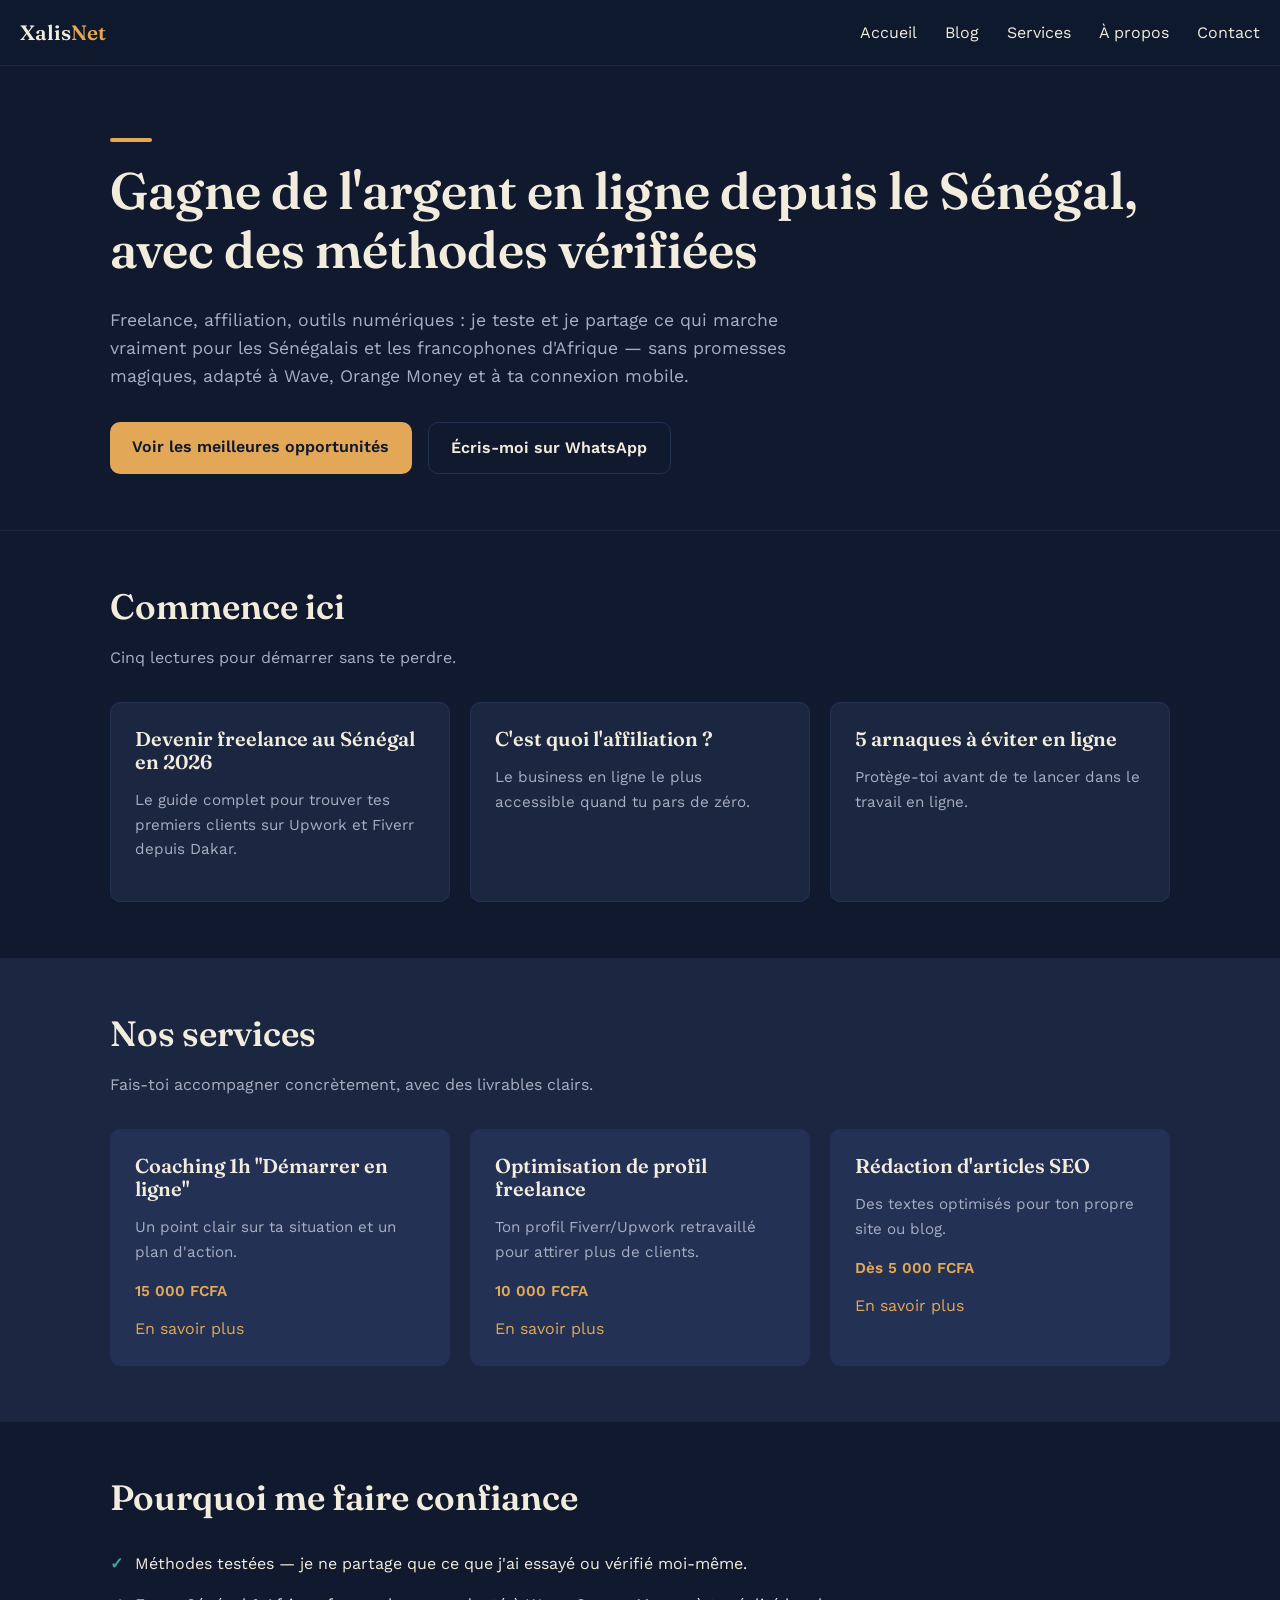
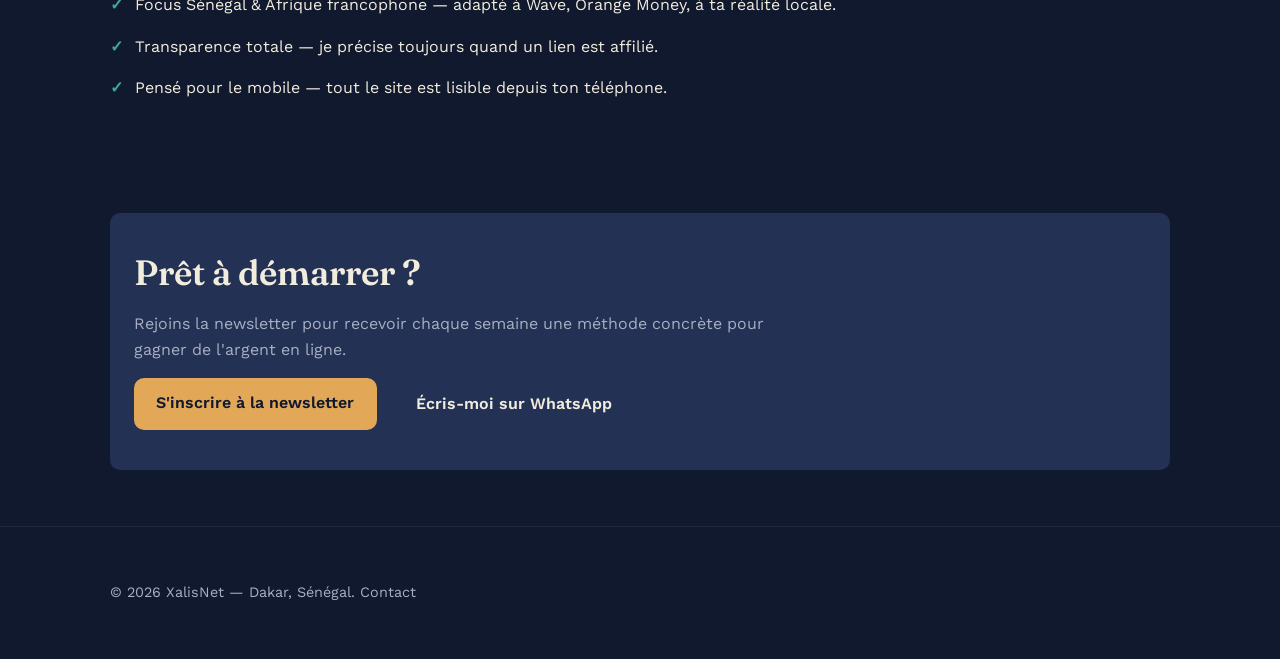
<file: index.html>
<!DOCTYPE html>
<html lang="fr">
<head>
<meta charset="UTF-8">
<meta name="viewport" content="width=device-width, initial-scale=1.0">
<title>XalisNet — Gagne de l'argent en ligne depuis le Sénégal</title>
<meta name="description" content="Freelance, affiliation, outils numériques : des méthodes vérifiées pour gagner de l'argent en ligne depuis le Sénégal, sans arnaque.">
<link rel="preconnect" href="https://fonts.googleapis.com">
<link href="https://fonts.googleapis.com/css2?family=Fraunces:wght@500;600;700&family=Work+Sans:wght@400;500;600&display=swap" rel="stylesheet">
<link rel="stylesheet" href="css/styles.css">
<link rel="icon" href="favicon.ico" type="image/x-icon">
<meta property="og:url" content="https://bejewelled-cascaron-71524f.netlify.app/index.html">
<link rel="canonical" href="https://bejewelled-cascaron-71524f.netlify.app/index.html">
<meta property="og:title" content="XalisNet — Gagne de l'argent en ligne depuis le Sénégal">
<meta property="og:description" content="Freelance, affiliation, outils numériques : des méthodes vérifiées pour gagner de l'argent en ligne depuis le Sénégal, sans arnaque.">
<meta property="og:type" content="website">
<meta property="og:url" content="https://geo-anime.github.io/XalisNet/index.html">
<meta property="og:locale" content="fr_FR">
</head>
<body>

<header class="site-header">
  <div class="nav-wrap">
    <a href="index.html" class="logo">Xalis<span>Net</span></a>
    <button class="nav-toggle" aria-label="Ouvrir le menu" aria-expanded="false">☰ Menu</button>
    <nav>
      <ul class="nav-links">
        <li><a href="index.html">Accueil</a></li>
        <li><a href="blog.html">Blog</a></li>
        <li><a href="services.html">Services</a></li>
        <li><a href="a-propos.html">À propos</a></li>
        <li><a href="contact.html">Contact</a></li>
      </ul>
    </nav>
  </div>
</header>

<main>

  <section class="hero">
    <div class="container">
      <div class="eyebrow-mark"></div>
      <h1>Gagne de l'argent en ligne depuis le Sénégal, avec des méthodes vérifiées</h1>
      <p class="lead">Freelance, affiliation, outils numériques : je teste et je partage ce qui marche vraiment pour les Sénégalais et les francophones d'Afrique — sans promesses magiques, adapté à Wave, Orange Money et à ta connexion mobile.</p>
      <div class="hero-ctas">
        <a href="services.html" class="btn btn-primary">Voir les meilleures opportunités</a>
        <a href="contact.html" class="btn btn-ghost">Écris-moi sur WhatsApp</a>
      </div>
    </div>
  </section>

  <section class="section">
    <div class="container">
      <div class="section-head">
        <h2>Commence ici</h2>
        <p>Cinq lectures pour démarrer sans te perdre.</p>
      </div>
      <div class="card-grid">
        <div class="card">
          <h3>Devenir freelance au Sénégal en 2026</h3>
          <p>Le guide complet pour trouver tes premiers clients sur Upwork et Fiverr depuis Dakar.</p>
        </div>
        <div class="card">
          <h3>C'est quoi l'affiliation ?</h3>
          <p>Le business en ligne le plus accessible quand tu pars de zéro.</p>
        </div>
        <div class="card">
          <h3>5 arnaques à éviter en ligne</h3>
          <p>Protège-toi avant de te lancer dans le travail en ligne.</p>
        </div>
      </div>
    </div>
  </section>

  <section class="section section-alt">
    <div class="container">
      <div class="section-head">
        <h2>Nos services</h2>
        <p>Fais-toi accompagner concrètement, avec des livrables clairs.</p>
      </div>
      <div class="card-grid">
        <div class="card">
          <h3>Coaching 1h "Démarrer en ligne"</h3>
          <p>Un point clair sur ta situation et un plan d'action.</p>
          <p class="price">15 000 FCFA</p>
          <a href="services.html">En savoir plus</a>
        </div>
        <div class="card">
          <h3>Optimisation de profil freelance</h3>
          <p>Ton profil Fiverr/Upwork retravaillé pour attirer plus de clients.</p>
          <p class="price">10 000 FCFA</p>
          <a href="services.html">En savoir plus</a>
        </div>
        <div class="card">
          <h3>Rédaction d'articles SEO</h3>
          <p>Des textes optimisés pour ton propre site ou blog.</p>
          <p class="price">Dès 5 000 FCFA</p>
          <a href="services.html">En savoir plus</a>
        </div>
      </div>
    </div>
  </section>

  <section class="section">
    <div class="container">
      <div class="section-head">
        <h2>Pourquoi me faire confiance</h2>
      </div>
      <ul class="trust-list">
        <li><span class="mark">✓</span> Méthodes testées — je ne partage que ce que j'ai essayé ou vérifié moi-même.</li>
        <li><span class="mark">✓</span> Focus Sénégal & Afrique francophone — adapté à Wave, Orange Money, à ta réalité locale.</li>
        <li><span class="mark">✓</span> Transparence totale — je précise toujours quand un lien est affilié.</li>
        <li><span class="mark">✓</span> Pensé pour le mobile — tout le site est lisible depuis ton téléphone.</li>
      </ul>
    </div>
  </section>

  <section class="section">
    <div class="container">
      <div class="cta-block">
        <h2>Prêt à démarrer ?</h2>
        <p>Rejoins la newsletter pour recevoir chaque semaine une méthode concrète pour gagner de l'argent en ligne.</p>
        <div class="hero-ctas">
          <a href="contact.html" class="btn btn-primary">S'inscrire à la newsletter</a>
          <a href="contact.html" class="btn btn-ghost">Écris-moi sur WhatsApp</a>
        </div>
      </div>
    </div>
  </section>

</main>

<footer class="site-footer">
  <div class="container">
    <p>&copy; 2026 XalisNet — Dakar, Sénégal. <a href="contact.html">Contact</a></p>
  </div>
</footer>

<script src="js/main.js"></script>
</body>
</html>
</file>
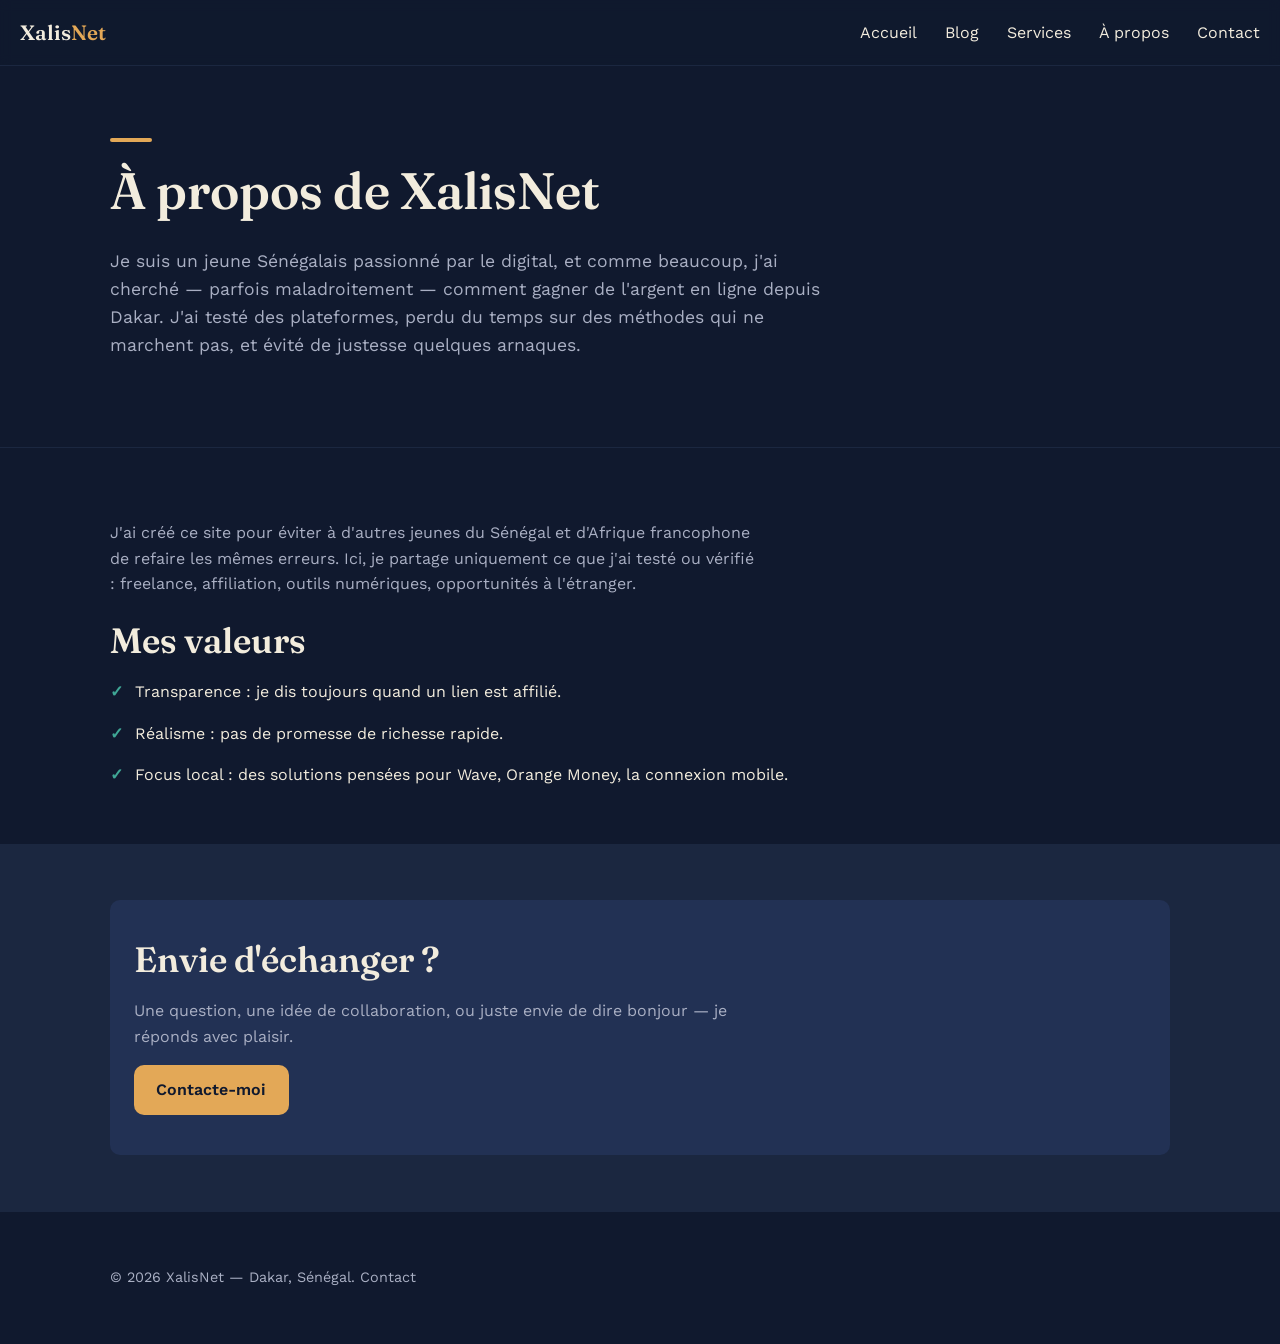
<file: a-propos.html>
<!DOCTYPE html>
<html lang="fr">
<head>
<meta charset="UTF-8">
<meta name="viewport" content="width=device-width, initial-scale=1.0">
<title>À propos — XalisNet</title>
<meta name="description" content="Qui est derrière XalisNet et pourquoi ce site partage des méthodes vérifiées pour gagner de l'argent en ligne depuis le Sénégal.">
<link rel="preconnect" href="https://fonts.googleapis.com">
<link href="https://fonts.googleapis.com/css2?family=Fraunces:wght@500;600;700&family=Work+Sans:wght@400;500;600&display=swap" rel="stylesheet">
<link rel="stylesheet" href="css/styles.css">
<meta property="og:url" content="https://bejewelled-cascaron-71524f.netlify.app/a-propos.html">
<link rel="canonical" href="https://bejewelled-cascaron-71524f.netlify.app/a-propos.html">
</head>
<body>

<header class="site-header">
  <div class="nav-wrap">
    <a href="index.html" class="logo">Xalis<span>Net</span></a>
    <button class="nav-toggle" aria-label="Ouvrir le menu" aria-expanded="false">☰ Menu</button>
    <nav>
      <ul class="nav-links">
        <li><a href="index.html">Accueil</a></li>
        <li><a href="blog.html">Blog</a></li>
        <li><a href="services.html">Services</a></li>
        <li><a href="a-propos.html">À propos</a></li>
        <li><a href="contact.html">Contact</a></li>
      </ul>
    </nav>
  </div>
</header>

<main>

  <section class="hero">
    <div class="container">
      <div class="eyebrow-mark"></div>
      <h1>À propos de XalisNet</h1>
      <p class="lead">Je suis un jeune Sénégalais passionné par le digital, et comme beaucoup, j'ai cherché — parfois maladroitement — comment gagner de l'argent en ligne depuis Dakar. J'ai testé des plateformes, perdu du temps sur des méthodes qui ne marchent pas, et évité de justesse quelques arnaques.</p>
    </div>
  </section>

  <section class="section">
    <div class="container">
      <p style="max-width: 65ch; margin-bottom: 1.5rem;">J'ai créé ce site pour éviter à d'autres jeunes du Sénégal et d'Afrique francophone de refaire les mêmes erreurs. Ici, je partage uniquement ce que j'ai testé ou vérifié : freelance, affiliation, outils numériques, opportunités à l'étranger.</p>

      <h2>Mes valeurs</h2>
      <ul class="trust-list">
        <li><span class="mark">✓</span> Transparence : je dis toujours quand un lien est affilié.</li>
        <li><span class="mark">✓</span> Réalisme : pas de promesse de richesse rapide.</li>
        <li><span class="mark">✓</span> Focus local : des solutions pensées pour Wave, Orange Money, la connexion mobile.</li>
      </ul>
    </div>
  </section>

  <section class="section section-alt">
    <div class="container">
      <div class="cta-block">
        <h2>Envie d'échanger ?</h2>
        <p>Une question, une idée de collaboration, ou juste envie de dire bonjour — je réponds avec plaisir.</p>
        <a href="contact.html" class="btn btn-primary">Contacte-moi</a>
      </div>
    </div>
  </section>

</main>

<footer class="site-footer">
  <div class="container">
    <p>&copy; 2026 XalisNet — Dakar, Sénégal. <a href="contact.html">Contact</a></p>
  </div>
</footer>

<script src="js/main.js"></script>
</body>
</html>
</file>
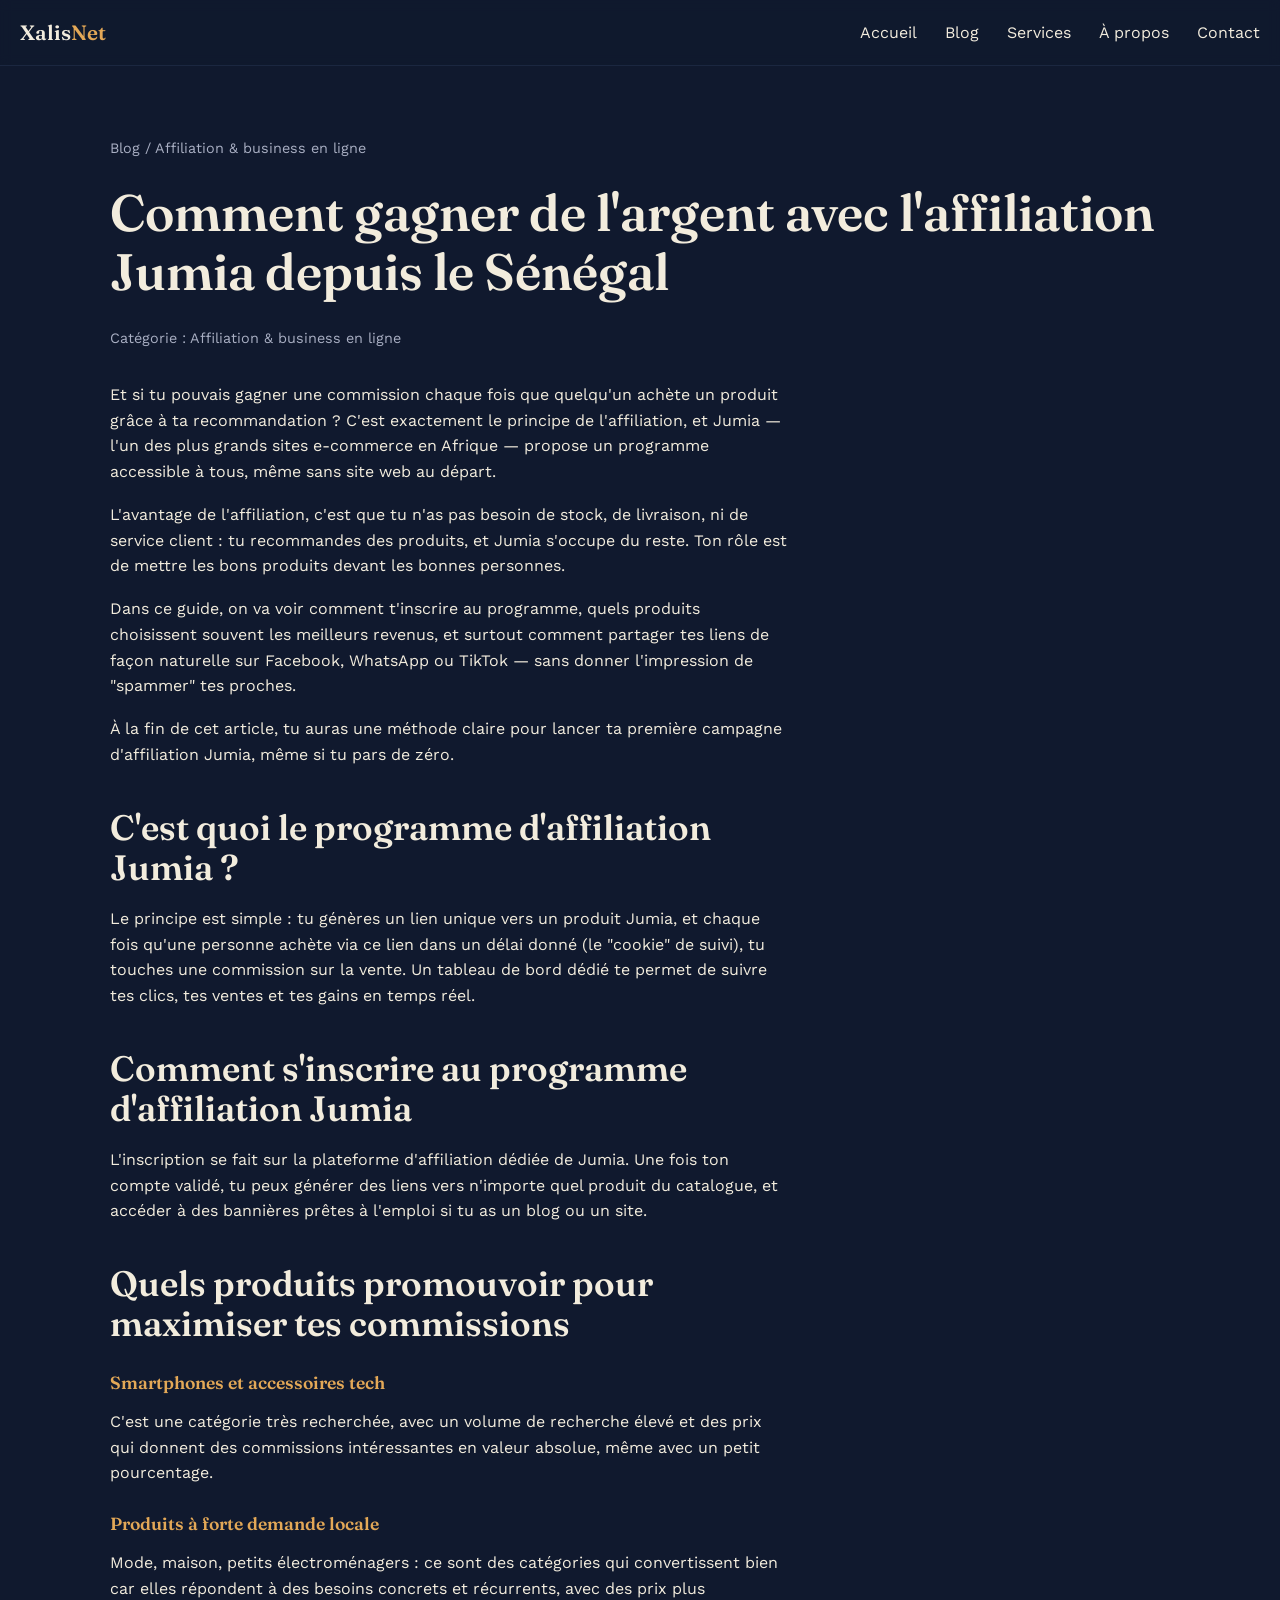
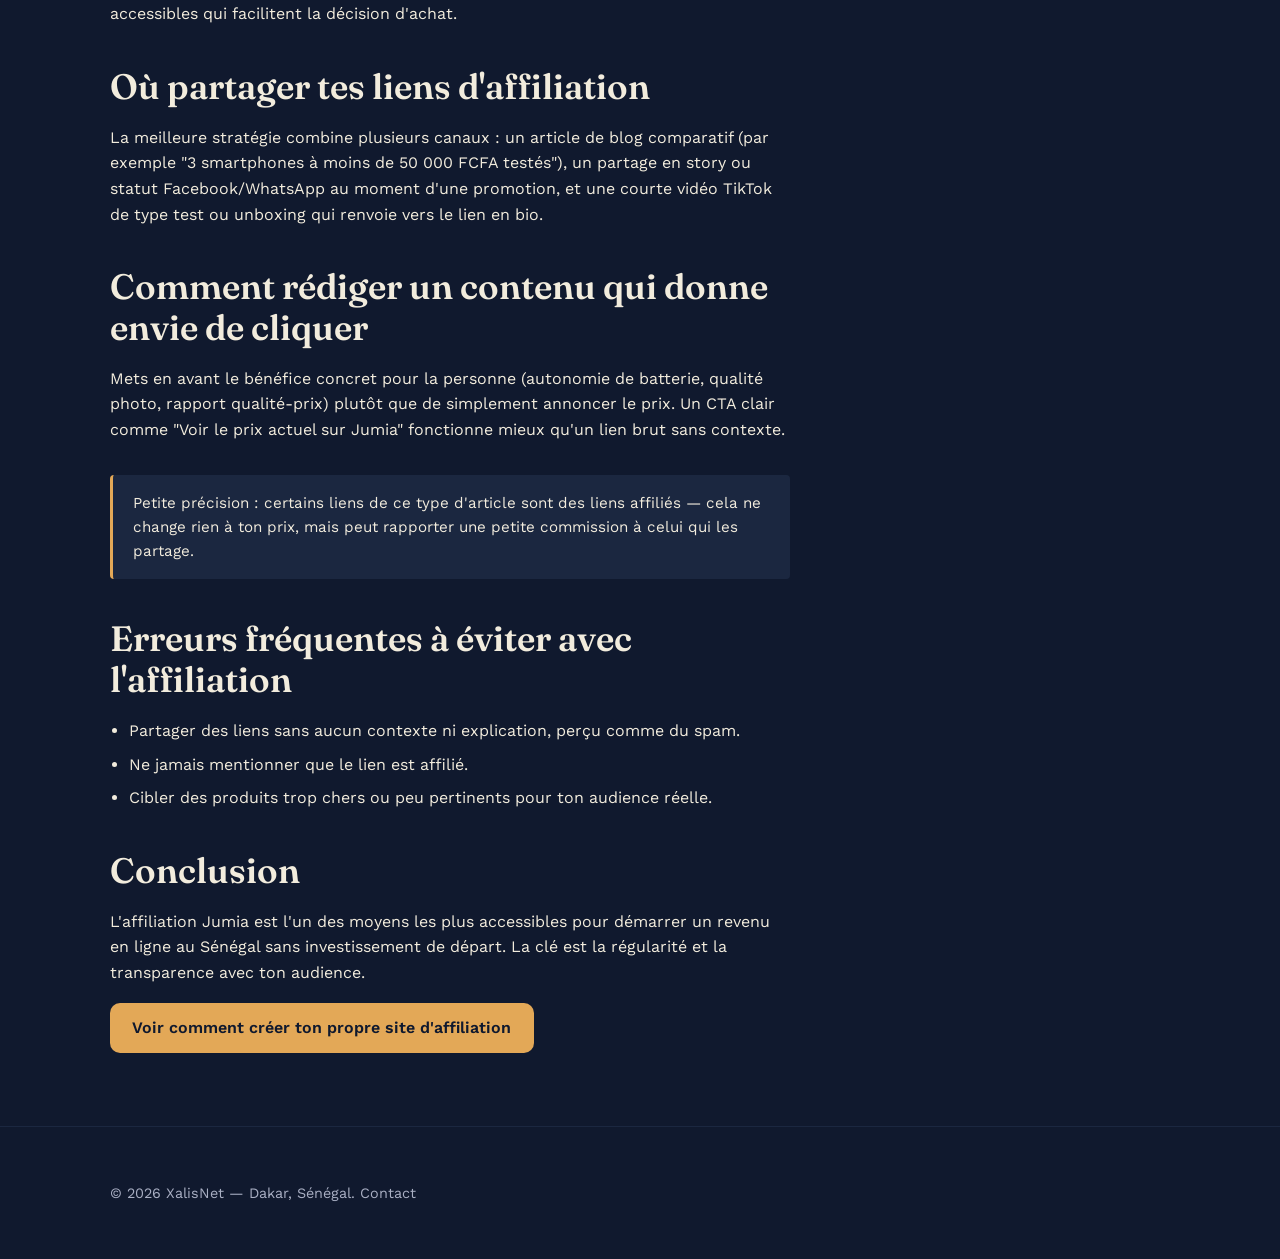
<file: article-affiliation-jumia.html>
<!DOCTYPE html>
<html lang="fr">
<head>
<meta charset="UTF-8">
<meta name="viewport" content="width=device-width, initial-scale=1.0">
<title>Comment gagner de l'argent avec l'affiliation Jumia depuis le Sénégal — XalisNet</title>
<meta name="description" content="Apprends à gagner de l'argent avec l'affiliation Jumia depuis le Sénégal : inscription, choix des produits, création de liens, astuces concrètes.">
<link rel="preconnect" href="https://fonts.googleapis.com">
<link href="https://fonts.googleapis.com/css2?family=Fraunces:wght@500;600;700&family=Work+Sans:wght@400;500;600&display=swap" rel="stylesheet">
<link rel="stylesheet" href="css/styles.css">
<meta property="og:url" content="https://bejewelled-cascaron-71524f.netlify.app/article-affiliation-jumia.html">
<link rel="canonical" href="https://bejewelled-cascaron-71524f.netlify.app/article-affiliation-jumia.html">
</head>
<body>

<header class="site-header">
  <div class="nav-wrap">
    <a href="index.html" class="logo">Xalis<span>Net</span></a>
    <button class="nav-toggle" aria-label="Ouvrir le menu" aria-expanded="false">☰ Menu</button>
    <nav>
      <ul class="nav-links">
        <li><a href="index.html">Accueil</a></li>
        <li><a href="blog.html">Blog</a></li>
        <li><a href="services.html">Services</a></li>
        <li><a href="a-propos.html">À propos</a></li>
        <li><a href="contact.html">Contact</a></li>
      </ul>
    </nav>
  </div>
</header>

<main>
  <section class="section">
    <div class="container">
      <p class="breadcrumb"><a href="blog.html">Blog</a> / Affiliation & business en ligne</p>

      <h1>Comment gagner de l'argent avec l'affiliation Jumia depuis le Sénégal</h1>
      <p class="article-meta">Catégorie : Affiliation & business en ligne</p>

      <div class="article-body">

        <p>Et si tu pouvais gagner une commission chaque fois que quelqu'un achète un produit grâce à ta recommandation ? C'est exactement le principe de l'affiliation, et Jumia — l'un des plus grands sites e-commerce en Afrique — propose un programme accessible à tous, même sans site web au départ.</p>

        <p>L'avantage de l'affiliation, c'est que tu n'as pas besoin de stock, de livraison, ni de service client : tu recommandes des produits, et Jumia s'occupe du reste. Ton rôle est de mettre les bons produits devant les bonnes personnes.</p>

        <p>Dans ce guide, on va voir comment t'inscrire au programme, quels produits choisissent souvent les meilleurs revenus, et surtout comment partager tes liens de façon naturelle sur Facebook, WhatsApp ou TikTok — sans donner l'impression de "spammer" tes proches.</p>

        <p>À la fin de cet article, tu auras une méthode claire pour lancer ta première campagne d'affiliation Jumia, même si tu pars de zéro.</p>

        <h2>C'est quoi le programme d'affiliation Jumia ?</h2>
        <p>Le principe est simple : tu génères un lien unique vers un produit Jumia, et chaque fois qu'une personne achète via ce lien dans un délai donné (le "cookie" de suivi), tu touches une commission sur la vente. Un tableau de bord dédié te permet de suivre tes clics, tes ventes et tes gains en temps réel.</p>

        <h2>Comment s'inscrire au programme d'affiliation Jumia</h2>
        <p>L'inscription se fait sur la plateforme d'affiliation dédiée de Jumia. Une fois ton compte validé, tu peux générer des liens vers n'importe quel produit du catalogue, et accéder à des bannières prêtes à l'emploi si tu as un blog ou un site.</p>

        <h2>Quels produits promouvoir pour maximiser tes commissions</h2>

        <h3>Smartphones et accessoires tech</h3>
        <p>C'est une catégorie très recherchée, avec un volume de recherche élevé et des prix qui donnent des commissions intéressantes en valeur absolue, même avec un petit pourcentage.</p>

        <h3>Produits à forte demande locale</h3>
        <p>Mode, maison, petits électroménagers : ce sont des catégories qui convertissent bien car elles répondent à des besoins concrets et récurrents, avec des prix plus accessibles qui facilitent la décision d'achat.</p>

        <h2>Où partager tes liens d'affiliation</h2>
        <p>La meilleure stratégie combine plusieurs canaux : un article de blog comparatif (par exemple "3 smartphones à moins de 50 000 FCFA testés"), un partage en story ou statut Facebook/WhatsApp au moment d'une promotion, et une courte vidéo TikTok de type test ou unboxing qui renvoie vers le lien en bio.</p>

        <h2>Comment rédiger un contenu qui donne envie de cliquer</h2>
        <p>Mets en avant le bénéfice concret pour la personne (autonomie de batterie, qualité photo, rapport qualité-prix) plutôt que de simplement annoncer le prix. Un CTA clair comme "Voir le prix actuel sur Jumia" fonctionne mieux qu'un lien brut sans contexte.</p>

        <div class="affiliate-note">Petite précision : certains liens de ce type d'article sont des liens affiliés — cela ne change rien à ton prix, mais peut rapporter une petite commission à celui qui les partage.</div>

        <h2>Erreurs fréquentes à éviter avec l'affiliation</h2>
        <ul>
          <li>Partager des liens sans aucun contexte ni explication, perçu comme du spam.</li>
          <li>Ne jamais mentionner que le lien est affilié.</li>
          <li>Cibler des produits trop chers ou peu pertinents pour ton audience réelle.</li>
        </ul>

        <h2>Conclusion</h2>
        <p>L'affiliation Jumia est l'un des moyens les plus accessibles pour démarrer un revenu en ligne au Sénégal sans investissement de départ. La clé est la régularité et la transparence avec ton audience.</p>

        <p><a href="services.html" class="btn btn-primary">Voir comment créer ton propre site d'affiliation</a></p>

      </div>
    </div>
  </section>
</main>

<footer class="site-footer">
  <div class="container">
    <p>&copy; 2026 XalisNet — Dakar, Sénégal. <a href="contact.html">Contact</a></p>
  </div>
</footer>

<script src="js/main.js"></script>
</body>
</html>
</file>
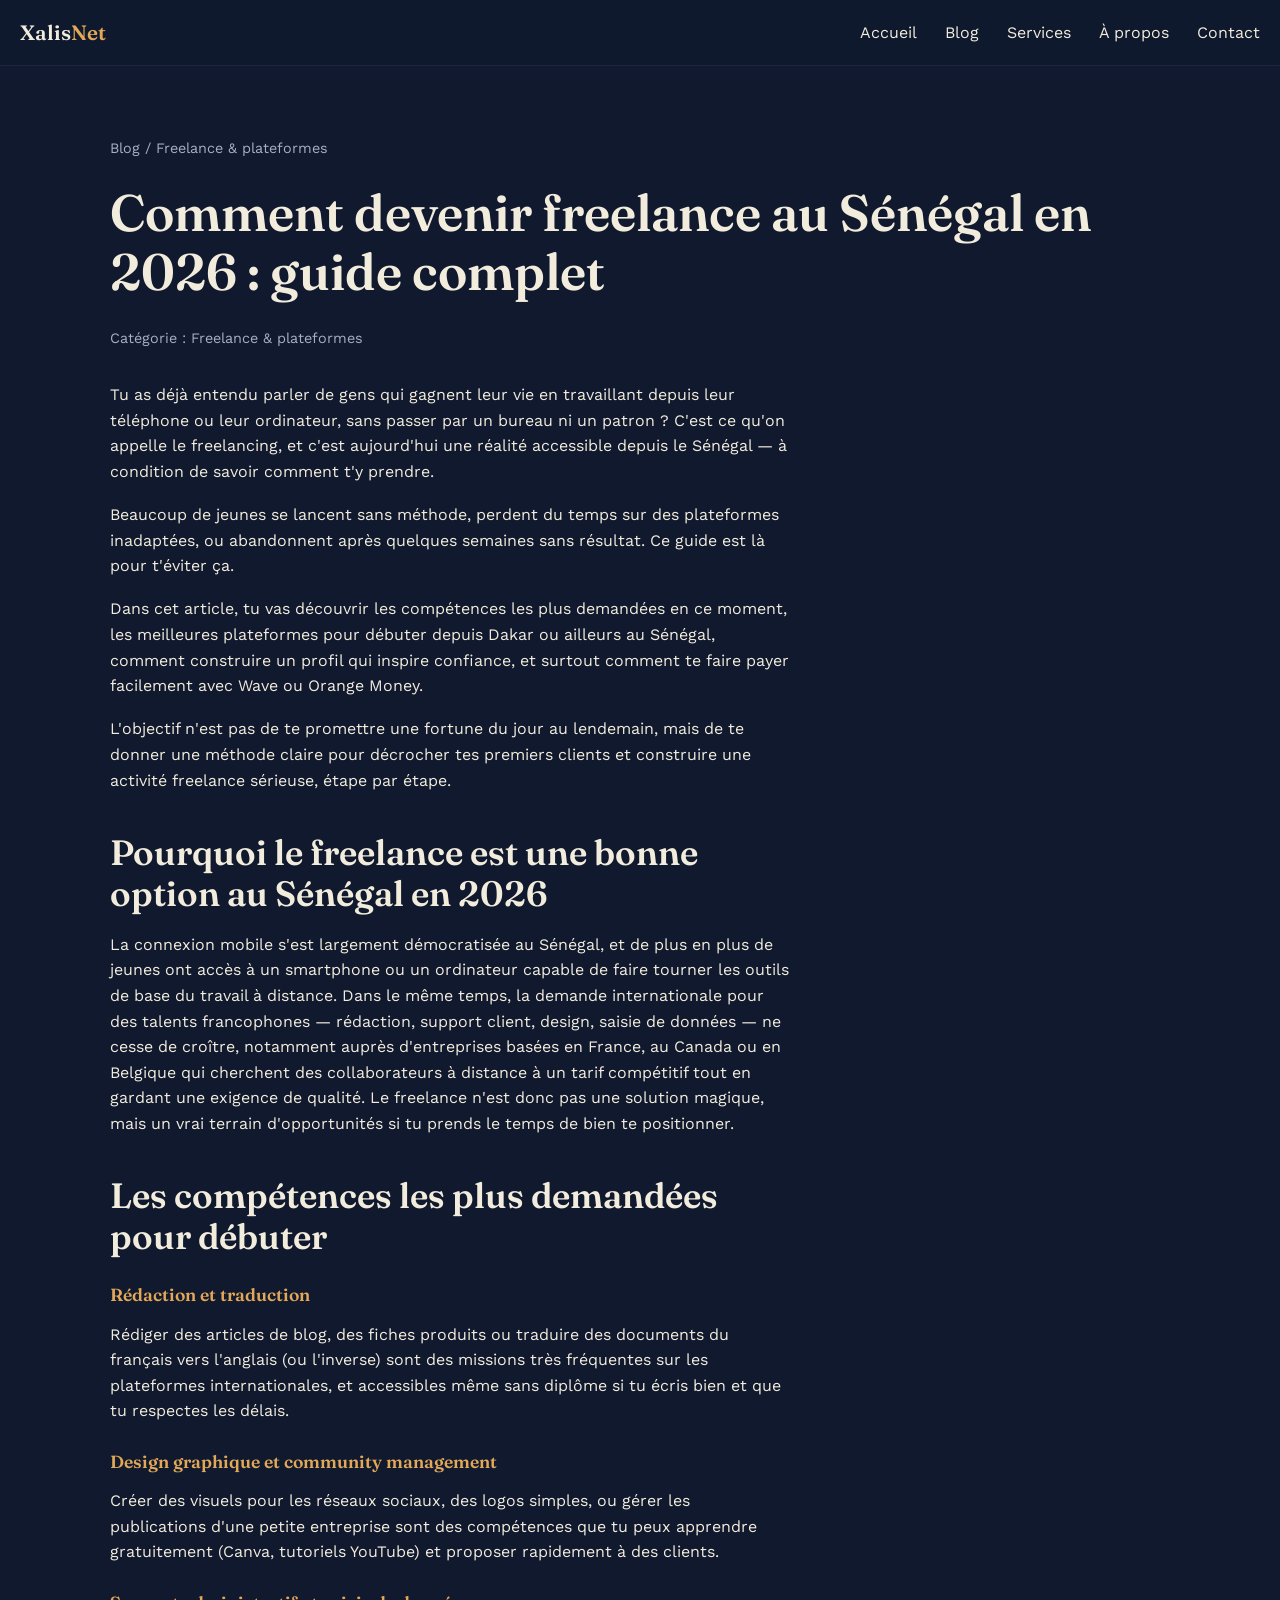
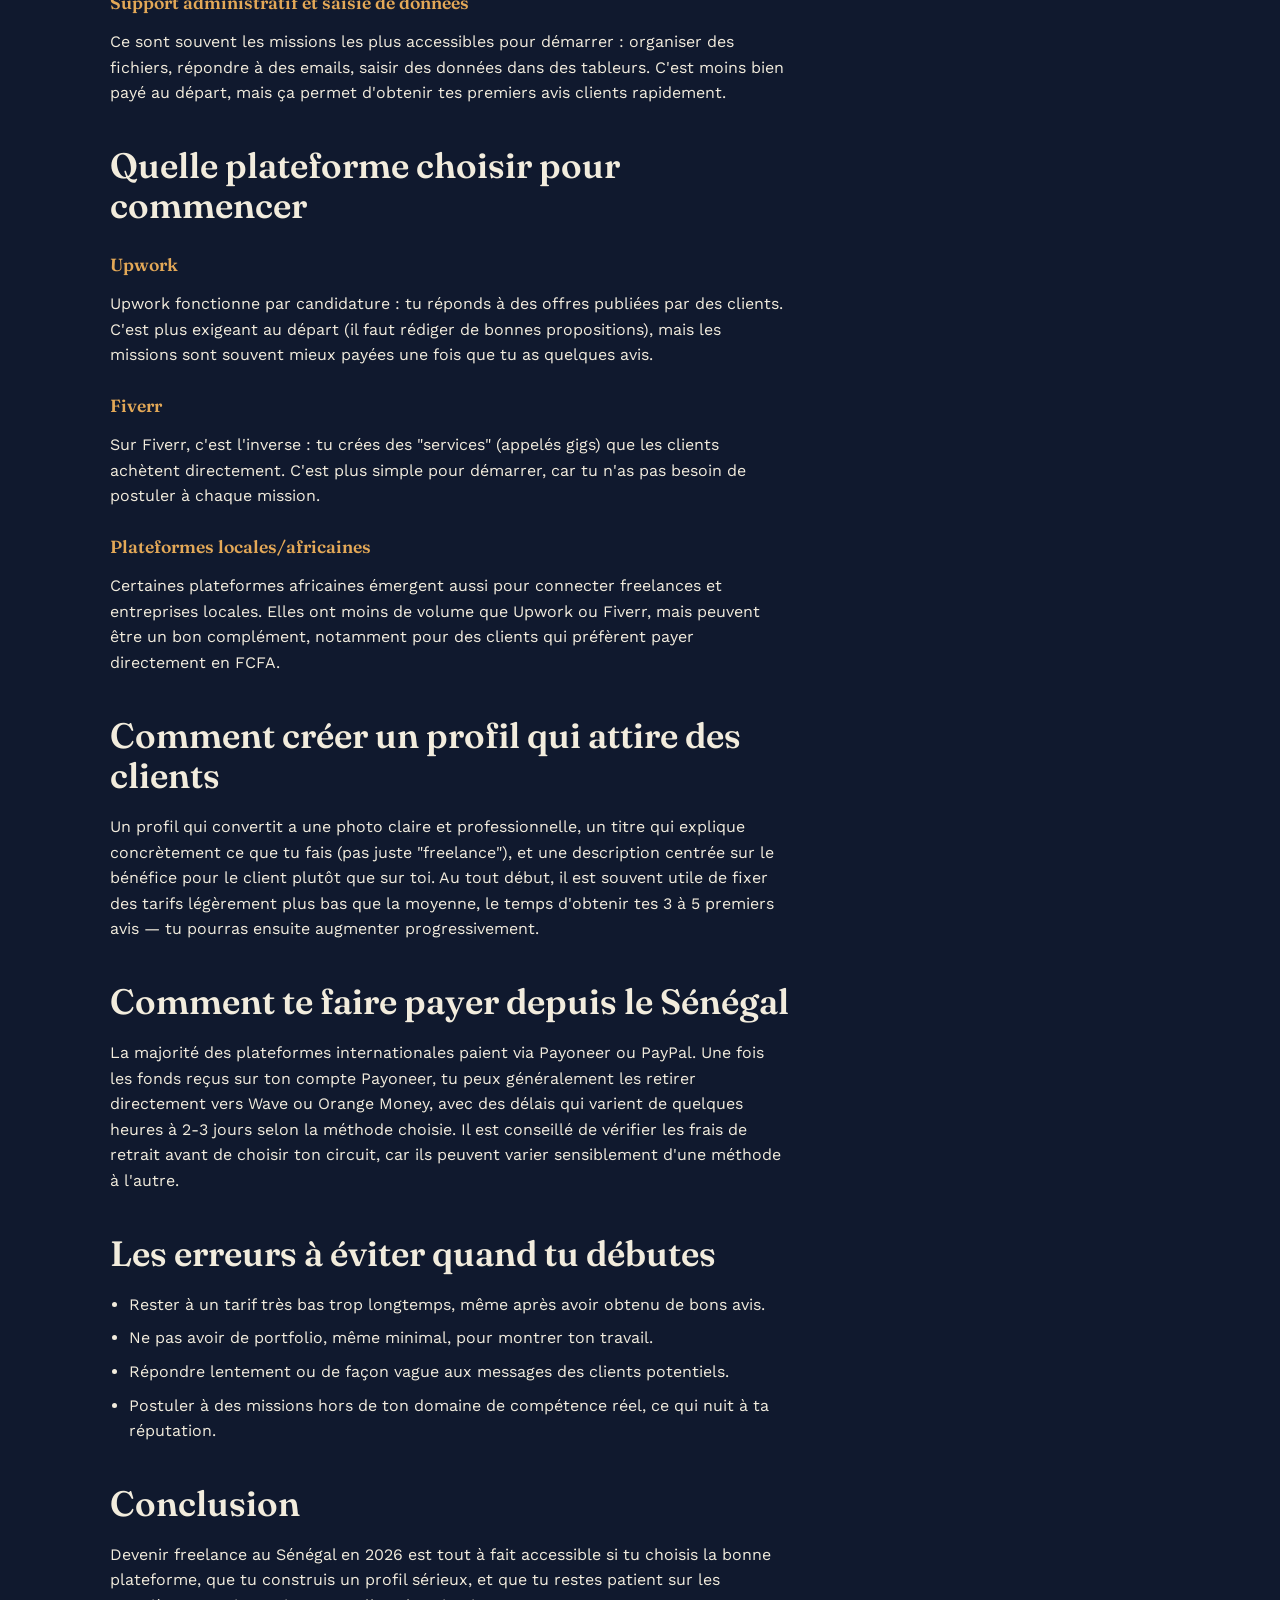
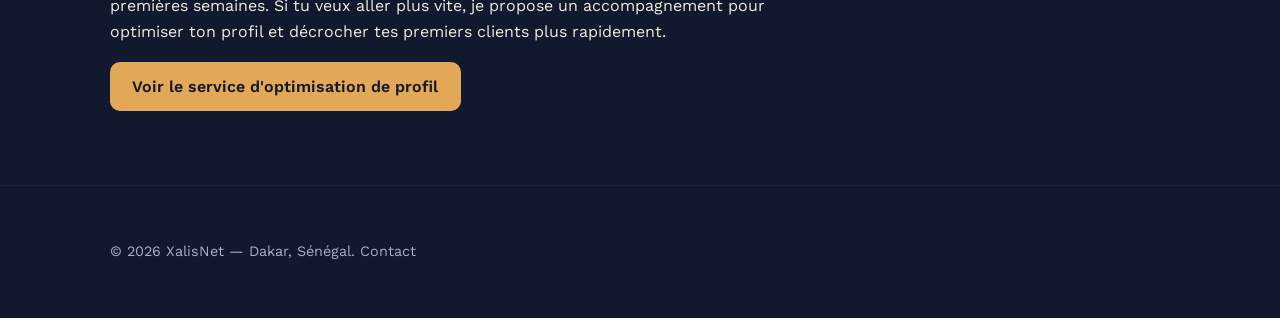
<file: article-freelance-senegal.html>
<!DOCTYPE html>
<html lang="fr">
<head>
<meta charset="UTF-8">
<meta name="viewport" content="width=device-width, initial-scale=1.0">
<title>Comment devenir freelance au Sénégal en 2026 : guide complet — XalisNet</title>
<meta name="description" content="Découvre comment devenir freelance au Sénégal en 2026 : plateformes, premiers clients, paiement avec Wave. Guide complet et réaliste.">
<link rel="preconnect" href="https://fonts.googleapis.com">
<link href="https://fonts.googleapis.com/css2?family=Fraunces:wght@500;600;700&family=Work+Sans:wght@400;500;600&display=swap" rel="stylesheet">
<link rel="stylesheet" href="css/styles.css">
<meta property="og:url" content="https://bejewelled-cascaron-71524f.netlify.app/article-freelance-senegal.html">
<link rel="canonical" href="https://bejewelled-cascaron-71524f.netlify.app/article-freelance-senegal.html">
</head>
<body>

<header class="site-header">
  <div class="nav-wrap">
    <a href="index.html" class="logo">Xalis<span>Net</span></a>
    <button class="nav-toggle" aria-label="Ouvrir le menu" aria-expanded="false">☰ Menu</button>
    <nav>
      <ul class="nav-links">
        <li><a href="index.html">Accueil</a></li>
        <li><a href="blog.html">Blog</a></li>
        <li><a href="services.html">Services</a></li>
        <li><a href="a-propos.html">À propos</a></li>
        <li><a href="contact.html">Contact</a></li>
      </ul>
    </nav>
  </div>
</header>

<main>
  <section class="section">
    <div class="container">
      <p class="breadcrumb"><a href="blog.html">Blog</a> / Freelance & plateformes</p>

      <h1>Comment devenir freelance au Sénégal en 2026 : guide complet</h1>
      <p class="article-meta">Catégorie : Freelance & plateformes</p>

      <div class="article-body">

        <p>Tu as déjà entendu parler de gens qui gagnent leur vie en travaillant depuis leur téléphone ou leur ordinateur, sans passer par un bureau ni un patron ? C'est ce qu'on appelle le freelancing, et c'est aujourd'hui une réalité accessible depuis le Sénégal — à condition de savoir comment t'y prendre.</p>

        <p>Beaucoup de jeunes se lancent sans méthode, perdent du temps sur des plateformes inadaptées, ou abandonnent après quelques semaines sans résultat. Ce guide est là pour t'éviter ça.</p>

        <p>Dans cet article, tu vas découvrir les compétences les plus demandées en ce moment, les meilleures plateformes pour débuter depuis Dakar ou ailleurs au Sénégal, comment construire un profil qui inspire confiance, et surtout comment te faire payer facilement avec Wave ou Orange Money.</p>

        <p>L'objectif n'est pas de te promettre une fortune du jour au lendemain, mais de te donner une méthode claire pour décrocher tes premiers clients et construire une activité freelance sérieuse, étape par étape.</p>

        <h2>Pourquoi le freelance est une bonne option au Sénégal en 2026</h2>
        <p>La connexion mobile s'est largement démocratisée au Sénégal, et de plus en plus de jeunes ont accès à un smartphone ou un ordinateur capable de faire tourner les outils de base du travail à distance. Dans le même temps, la demande internationale pour des talents francophones — rédaction, support client, design, saisie de données — ne cesse de croître, notamment auprès d'entreprises basées en France, au Canada ou en Belgique qui cherchent des collaborateurs à distance à un tarif compétitif tout en gardant une exigence de qualité. Le freelance n'est donc pas une solution magique, mais un vrai terrain d'opportunités si tu prends le temps de bien te positionner.</p>

        <h2>Les compétences les plus demandées pour débuter</h2>

        <h3>Rédaction et traduction</h3>
        <p>Rédiger des articles de blog, des fiches produits ou traduire des documents du français vers l'anglais (ou l'inverse) sont des missions très fréquentes sur les plateformes internationales, et accessibles même sans diplôme si tu écris bien et que tu respectes les délais.</p>

        <h3>Design graphique et community management</h3>
        <p>Créer des visuels pour les réseaux sociaux, des logos simples, ou gérer les publications d'une petite entreprise sont des compétences que tu peux apprendre gratuitement (Canva, tutoriels YouTube) et proposer rapidement à des clients.</p>

        <h3>Support administratif et saisie de données</h3>
        <p>Ce sont souvent les missions les plus accessibles pour démarrer : organiser des fichiers, répondre à des emails, saisir des données dans des tableurs. C'est moins bien payé au départ, mais ça permet d'obtenir tes premiers avis clients rapidement.</p>

        <h2>Quelle plateforme choisir pour commencer</h2>

        <h3>Upwork</h3>
        <p>Upwork fonctionne par candidature : tu réponds à des offres publiées par des clients. C'est plus exigeant au départ (il faut rédiger de bonnes propositions), mais les missions sont souvent mieux payées une fois que tu as quelques avis.</p>

        <h3>Fiverr</h3>
        <p>Sur Fiverr, c'est l'inverse : tu crées des "services" (appelés gigs) que les clients achètent directement. C'est plus simple pour démarrer, car tu n'as pas besoin de postuler à chaque mission.</p>

        <h3>Plateformes locales/africaines</h3>
        <p>Certaines plateformes africaines émergent aussi pour connecter freelances et entreprises locales. Elles ont moins de volume que Upwork ou Fiverr, mais peuvent être un bon complément, notamment pour des clients qui préfèrent payer directement en FCFA.</p>

        <h2>Comment créer un profil qui attire des clients</h2>
        <p>Un profil qui convertit a une photo claire et professionnelle, un titre qui explique concrètement ce que tu fais (pas juste "freelance"), et une description centrée sur le bénéfice pour le client plutôt que sur toi. Au tout début, il est souvent utile de fixer des tarifs légèrement plus bas que la moyenne, le temps d'obtenir tes 3 à 5 premiers avis — tu pourras ensuite augmenter progressivement.</p>

        <h2>Comment te faire payer depuis le Sénégal</h2>
        <p>La majorité des plateformes internationales paient via Payoneer ou PayPal. Une fois les fonds reçus sur ton compte Payoneer, tu peux généralement les retirer directement vers Wave ou Orange Money, avec des délais qui varient de quelques heures à 2-3 jours selon la méthode choisie. Il est conseillé de vérifier les frais de retrait avant de choisir ton circuit, car ils peuvent varier sensiblement d'une méthode à l'autre.</p>

        <h2>Les erreurs à éviter quand tu débutes</h2>
        <ul>
          <li>Rester à un tarif très bas trop longtemps, même après avoir obtenu de bons avis.</li>
          <li>Ne pas avoir de portfolio, même minimal, pour montrer ton travail.</li>
          <li>Répondre lentement ou de façon vague aux messages des clients potentiels.</li>
          <li>Postuler à des missions hors de ton domaine de compétence réel, ce qui nuit à ta réputation.</li>
        </ul>

        <h2>Conclusion</h2>
        <p>Devenir freelance au Sénégal en 2026 est tout à fait accessible si tu choisis la bonne plateforme, que tu construis un profil sérieux, et que tu restes patient sur les premières semaines. Si tu veux aller plus vite, je propose un accompagnement pour optimiser ton profil et décrocher tes premiers clients plus rapidement.</p>

        <p><a href="services.html" class="btn btn-primary">Voir le service d'optimisation de profil</a></p>

      </div>
    </div>
  </section>
</main>

<footer class="site-footer">
  <div class="container">
    <p>&copy; 2026 XalisNet — Dakar, Sénégal. <a href="contact.html">Contact</a></p>
  </div>
</footer>

<script src="js/main.js"></script>
</body>
</html>
</file>
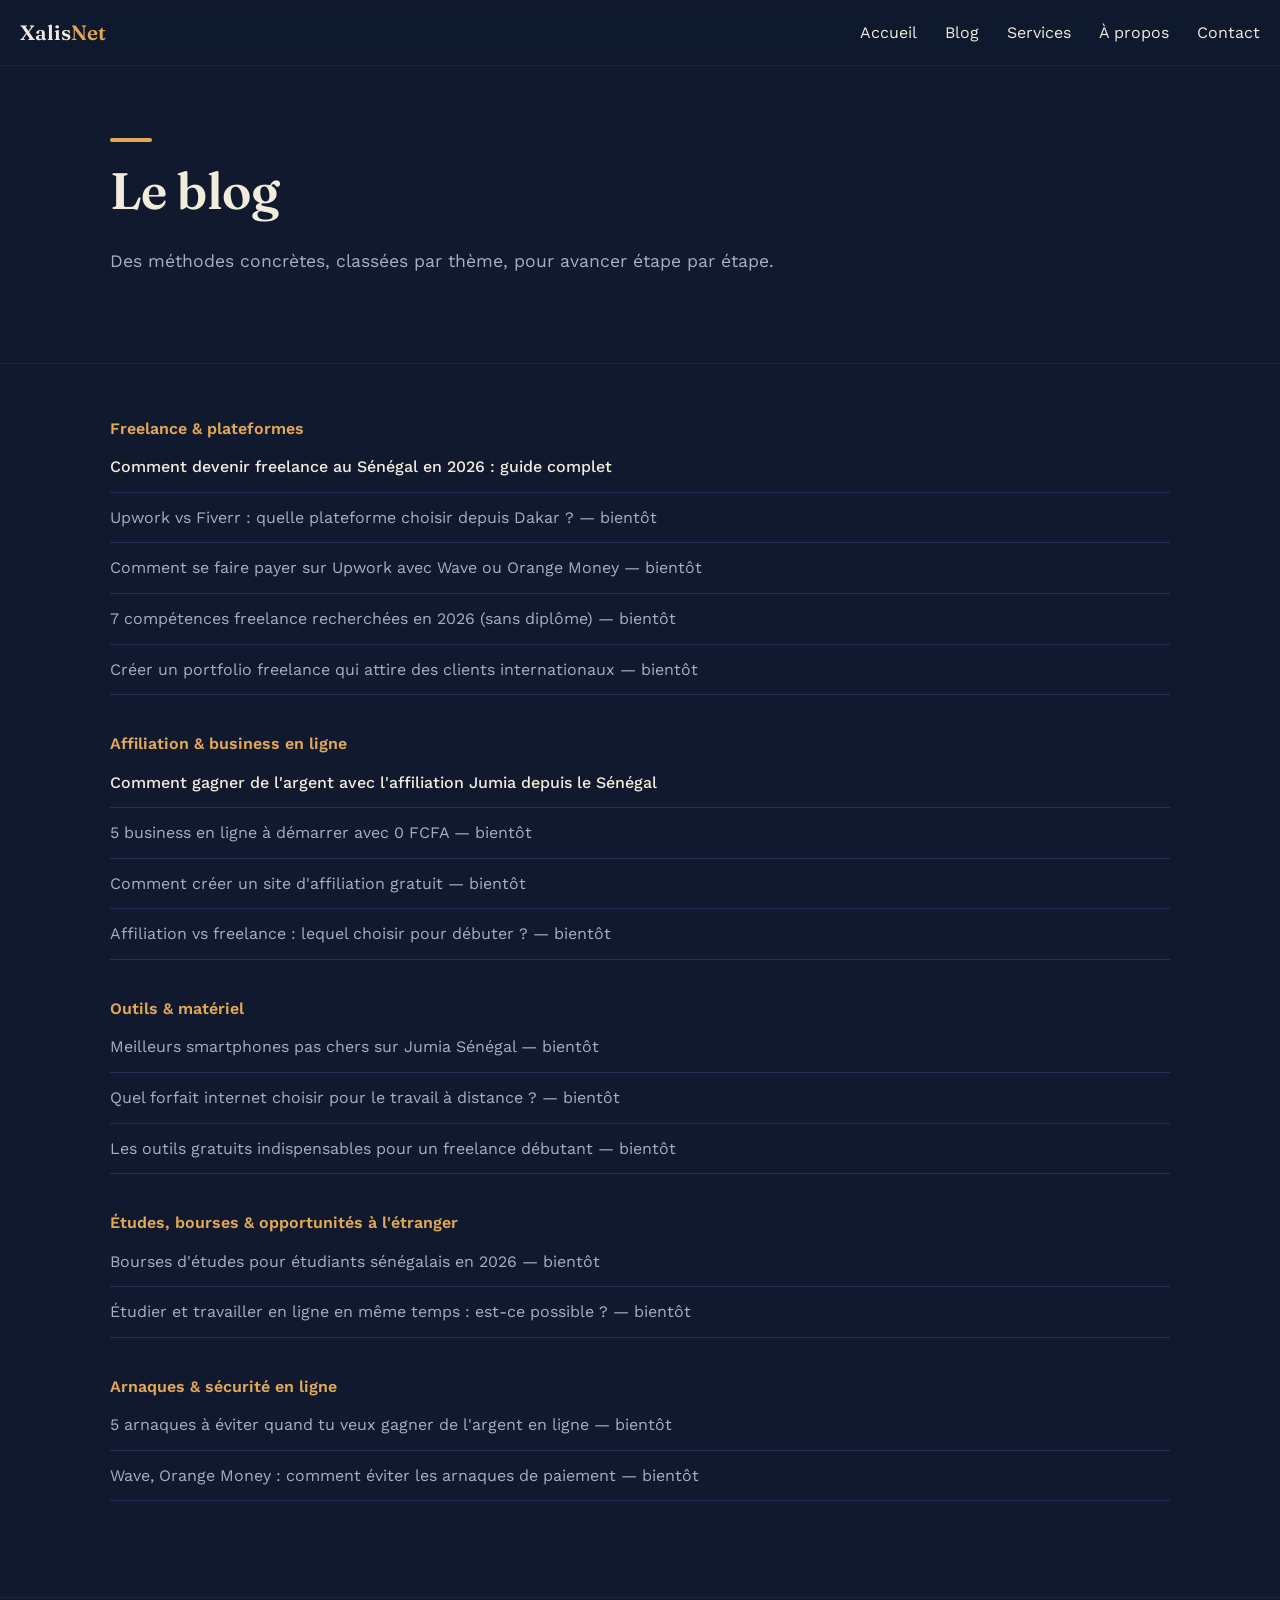
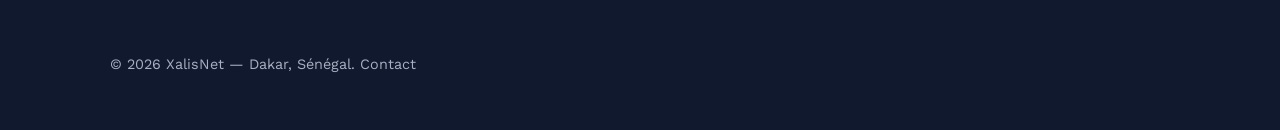
<file: blog.html>
<!DOCTYPE html>
<html lang="fr">
<head>
<meta charset="UTF-8">
<meta name="viewport" content="width=device-width, initial-scale=1.0">
<title>Blog — XalisNet</title>
<meta name="description" content="Freelance, affiliation, outils, études à l'étranger, sécurité en ligne : tous les articles XalisNet pour gagner de l'argent en ligne depuis le Sénégal.">
<link rel="preconnect" href="https://fonts.googleapis.com">
<link href="https://fonts.googleapis.com/css2?family=Fraunces:wght@500;600;700&family=Work+Sans:wght@400;500;600&display=swap" rel="stylesheet">
<link rel="stylesheet" href="css/styles.css">
<meta property="og:url" content="https://bejewelled-cascaron-71524f.netlify.app/blog.html">
<link rel="canonical" href="https://bejewelled-cascaron-71524f.netlify.app/blog.html">
</head>
<body>

<header class="site-header">
  <div class="nav-wrap">
    <a href="index.html" class="logo">Xalis<span>Net</span></a>
    <button class="nav-toggle" aria-label="Ouvrir le menu" aria-expanded="false">☰ Menu</button>
    <nav>
      <ul class="nav-links">
        <li><a href="index.html">Accueil</a></li>
        <li><a href="blog.html">Blog</a></li>
        <li><a href="services.html">Services</a></li>
        <li><a href="a-propos.html">À propos</a></li>
        <li><a href="contact.html">Contact</a></li>
      </ul>
    </nav>
  </div>
</header>

<main>

  <section class="hero">
    <div class="container">
      <div class="eyebrow-mark"></div>
      <h1>Le blog</h1>
      <p class="lead">Des méthodes concrètes, classées par thème, pour avancer étape par étape.</p>
    </div>
  </section>

  <section class="section">
    <div class="container">

      <div class="category-block">
        <h3>Freelance & plateformes</h3>
        <ul class="article-list">
          <li><a href="article-freelance-senegal.html">Comment devenir freelance au Sénégal en 2026 : guide complet</a></li>
          <li><span class="soon">Upwork vs Fiverr : quelle plateforme choisir depuis Dakar ? — bientôt</span></li>
          <li><span class="soon">Comment se faire payer sur Upwork avec Wave ou Orange Money — bientôt</span></li>
          <li><span class="soon">7 compétences freelance recherchées en 2026 (sans diplôme) — bientôt</span></li>
          <li><span class="soon">Créer un portfolio freelance qui attire des clients internationaux — bientôt</span></li>
        </ul>
      </div>

      <div class="category-block">
        <h3>Affiliation & business en ligne</h3>
        <ul class="article-list">
          <li><a href="article-affiliation-jumia.html">Comment gagner de l'argent avec l'affiliation Jumia depuis le Sénégal</a></li>
          <li><span class="soon">5 business en ligne à démarrer avec 0 FCFA — bientôt</span></li>
          <li><span class="soon">Comment créer un site d'affiliation gratuit — bientôt</span></li>
          <li><span class="soon">Affiliation vs freelance : lequel choisir pour débuter ? — bientôt</span></li>
        </ul>
      </div>

      <div class="category-block">
        <h3>Outils & matériel</h3>
        <ul class="article-list">
          <li><span class="soon">Meilleurs smartphones pas chers sur Jumia Sénégal — bientôt</span></li>
          <li><span class="soon">Quel forfait internet choisir pour le travail à distance ? — bientôt</span></li>
          <li><span class="soon">Les outils gratuits indispensables pour un freelance débutant — bientôt</span></li>
        </ul>
      </div>

      <div class="category-block">
        <h3>Études, bourses & opportunités à l'étranger</h3>
        <ul class="article-list">
          <li><span class="soon">Bourses d'études pour étudiants sénégalais en 2026 — bientôt</span></li>
          <li><span class="soon">Étudier et travailler en ligne en même temps : est-ce possible ? — bientôt</span></li>
        </ul>
      </div>

      <div class="category-block">
        <h3>Arnaques & sécurité en ligne</h3>
        <ul class="article-list">
          <li><span class="soon">5 arnaques à éviter quand tu veux gagner de l'argent en ligne — bientôt</span></li>
          <li><span class="soon">Wave, Orange Money : comment éviter les arnaques de paiement — bientôt</span></li>
        </ul>
      </div>

    </div>
  </section>

</main>

<footer class="site-footer">
  <div class="container">
    <p>&copy; 2026 XalisNet — Dakar, Sénégal. <a href="contact.html">Contact</a></p>
  </div>
</footer>

<script src="js/main.js"></script>
</body>
</html>
</file>
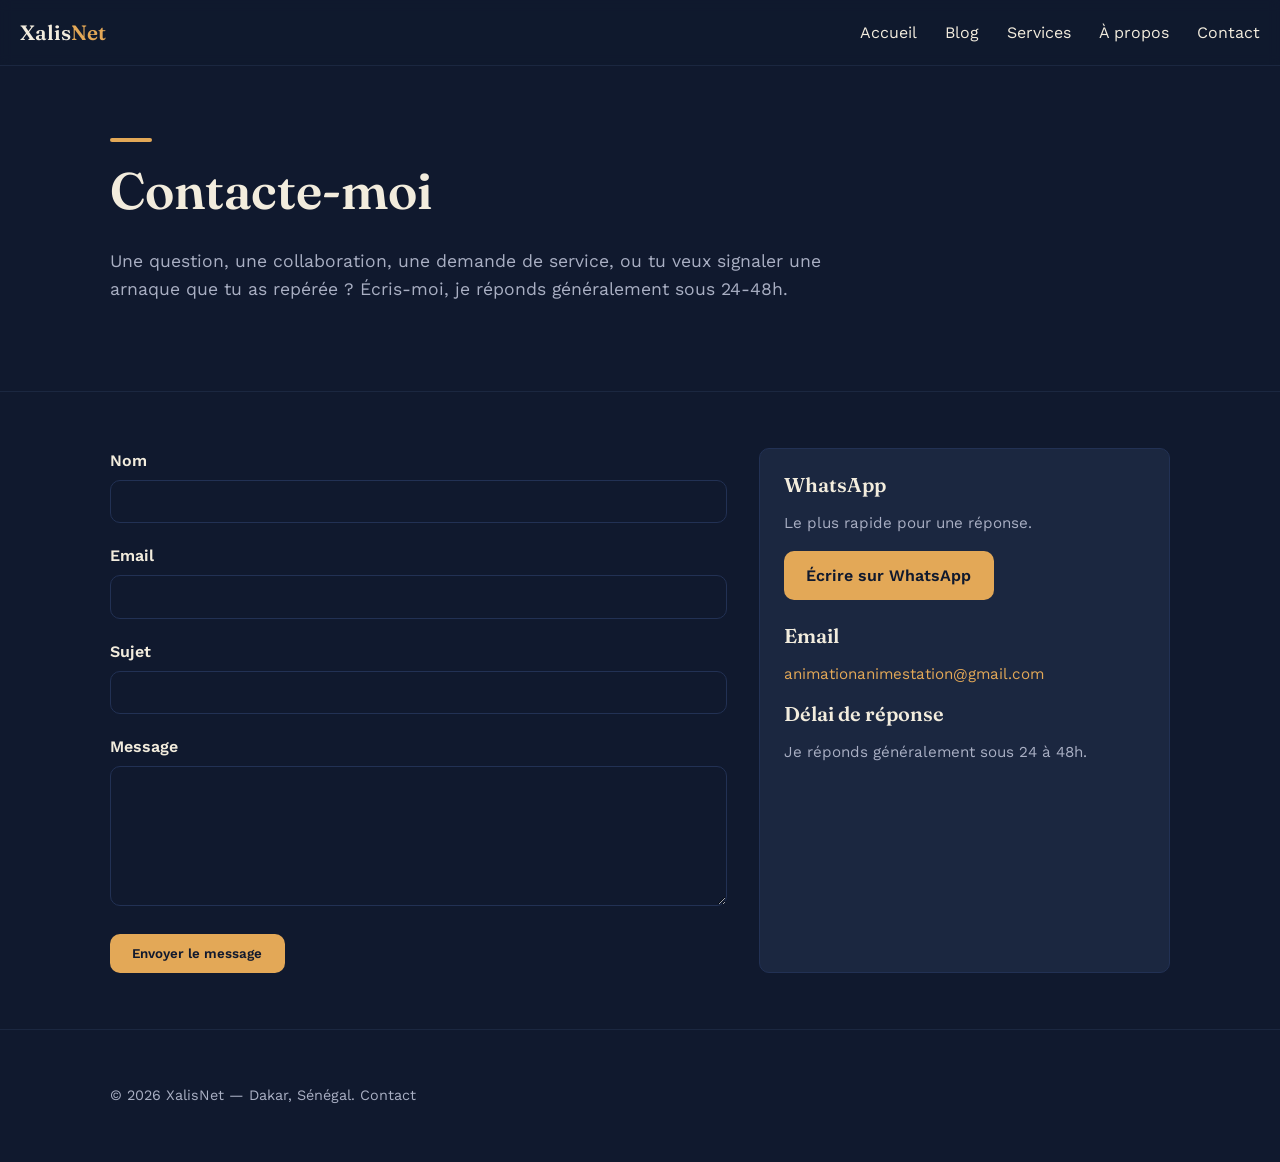
<file: contact.html>
<!DOCTYPE html>
<html lang="fr">
<head>
<meta charset="UTF-8">
<meta name="viewport" content="width=device-width, initial-scale=1.0">
<title>Contact — XalisNet</title>
<meta name="description" content="Contacte XalisNet pour une question, une demande de service, ou pour signaler une arnaque en ligne.">
<link rel="preconnect" href="https://fonts.googleapis.com">
<link href="https://fonts.googleapis.com/css2?family=Fraunces:wght@500;600;700&family=Work+Sans:wght@400;500;600&display=swap" rel="stylesheet">
<link rel="stylesheet" href="css/styles.css">
<meta property="og:url" content="https://bejewelled-cascaron-71524f.netlify.app/contact.html">
<link rel="canonical" href="https://bejewelled-cascaron-71524f.netlify.app/contact.html">
<style>
  .form-field { margin-bottom: 1.25rem; }
  .form-field label { display: block; margin-bottom: 0.4rem; font-weight: 600; }
  .form-field input, .form-field textarea {
    width: 100%;
    padding: 0.7rem 0.9rem;
    border-radius: var(--radius);
    border: 1px solid var(--color-surface-alt);
    background: var(--color-bg);
    color: var(--color-text);
    font-family: var(--font-body);
    font-size: 1rem;
  }
  .form-field textarea { min-height: 140px; resize: vertical; }
  .contact-grid { display: grid; gap: 2rem; grid-template-columns: 1fr; }
  @media (min-width: 800px) { .contact-grid { grid-template-columns: 3fr 2fr; } }
</style>
</head>
<body>

<header class="site-header">
  <div class="nav-wrap">
    <a href="index.html" class="logo">Xalis<span>Net</span></a>
    <button class="nav-toggle" aria-label="Ouvrir le menu" aria-expanded="false">☰ Menu</button>
    <nav>
      <ul class="nav-links">
        <li><a href="index.html">Accueil</a></li>
        <li><a href="blog.html">Blog</a></li>
        <li><a href="services.html">Services</a></li>
        <li><a href="a-propos.html">À propos</a></li>
        <li><a href="contact.html">Contact</a></li>
      </ul>
    </nav>
  </div>
</header>

<main>

  <section class="hero">
    <div class="container">
      <div class="eyebrow-mark"></div>
      <h1>Contacte-moi</h1>
      <p class="lead">Une question, une collaboration, une demande de service, ou tu veux signaler une arnaque que tu as repérée ? Écris-moi, je réponds généralement sous 24-48h.</p>
    </div>
  </section>

  <section class="section">
    <div class="container">
      <div class="contact-grid">

        <form action="https://formsubmit.co/animationanimestation@gmail.com" method="POST">
          <div class="form-field">
            <label for="name">Nom</label>
            <input type="text" id="name" name="name" required>
          </div>
          <div class="form-field">
            <label for="email">Email</label>
            <input type="email" id="email" name="email" required>
          </div>
          <div class="form-field">
            <label for="subject">Sujet</label>
            <input type="text" id="subject" name="subject" required>
          </div>
          <div class="form-field">
            <label for="message">Message</label>
            <textarea id="message" name="message" required></textarea>
          </div>
          <input type="hidden" name="_subject" value="Nouveau message XalisNet">
          <input type="hidden" name="_template" value="table">
          <button type="submit" class="btn btn-primary">Envoyer le message</button>
        </form>

        <div class="card">
          <h3>WhatsApp</h3>
          <p>Le plus rapide pour une réponse.</p>
          <a href="https://wa.me/221778386525?text=Bonjour%2C%20je%20viens%20du%20site%20XalisNet%20et%20j%27aimerais%20en%20savoir%20plus%20sur..." class="btn btn-primary" style="margin-bottom:1.5rem; display:inline-block;">Écrire sur WhatsApp</a>

          <h3>Email</h3>
          <p><a href="mailto:animationanimestation@gmail.com">animationanimestation@gmail.com</a></p>

          <h3>Délai de réponse</h3>
          <p>Je réponds généralement sous 24 à 48h.</p>
        </div>

      </div>
    </div>
  </section>

</main>

<footer class="site-footer">
  <div class="container">
    <p>&copy; 2026 XalisNet — Dakar, Sénégal. <a href="contact.html">Contact</a></p>
  </div>
</footer>

<script src="js/main.js"></script>
</body>
</html>
</file>
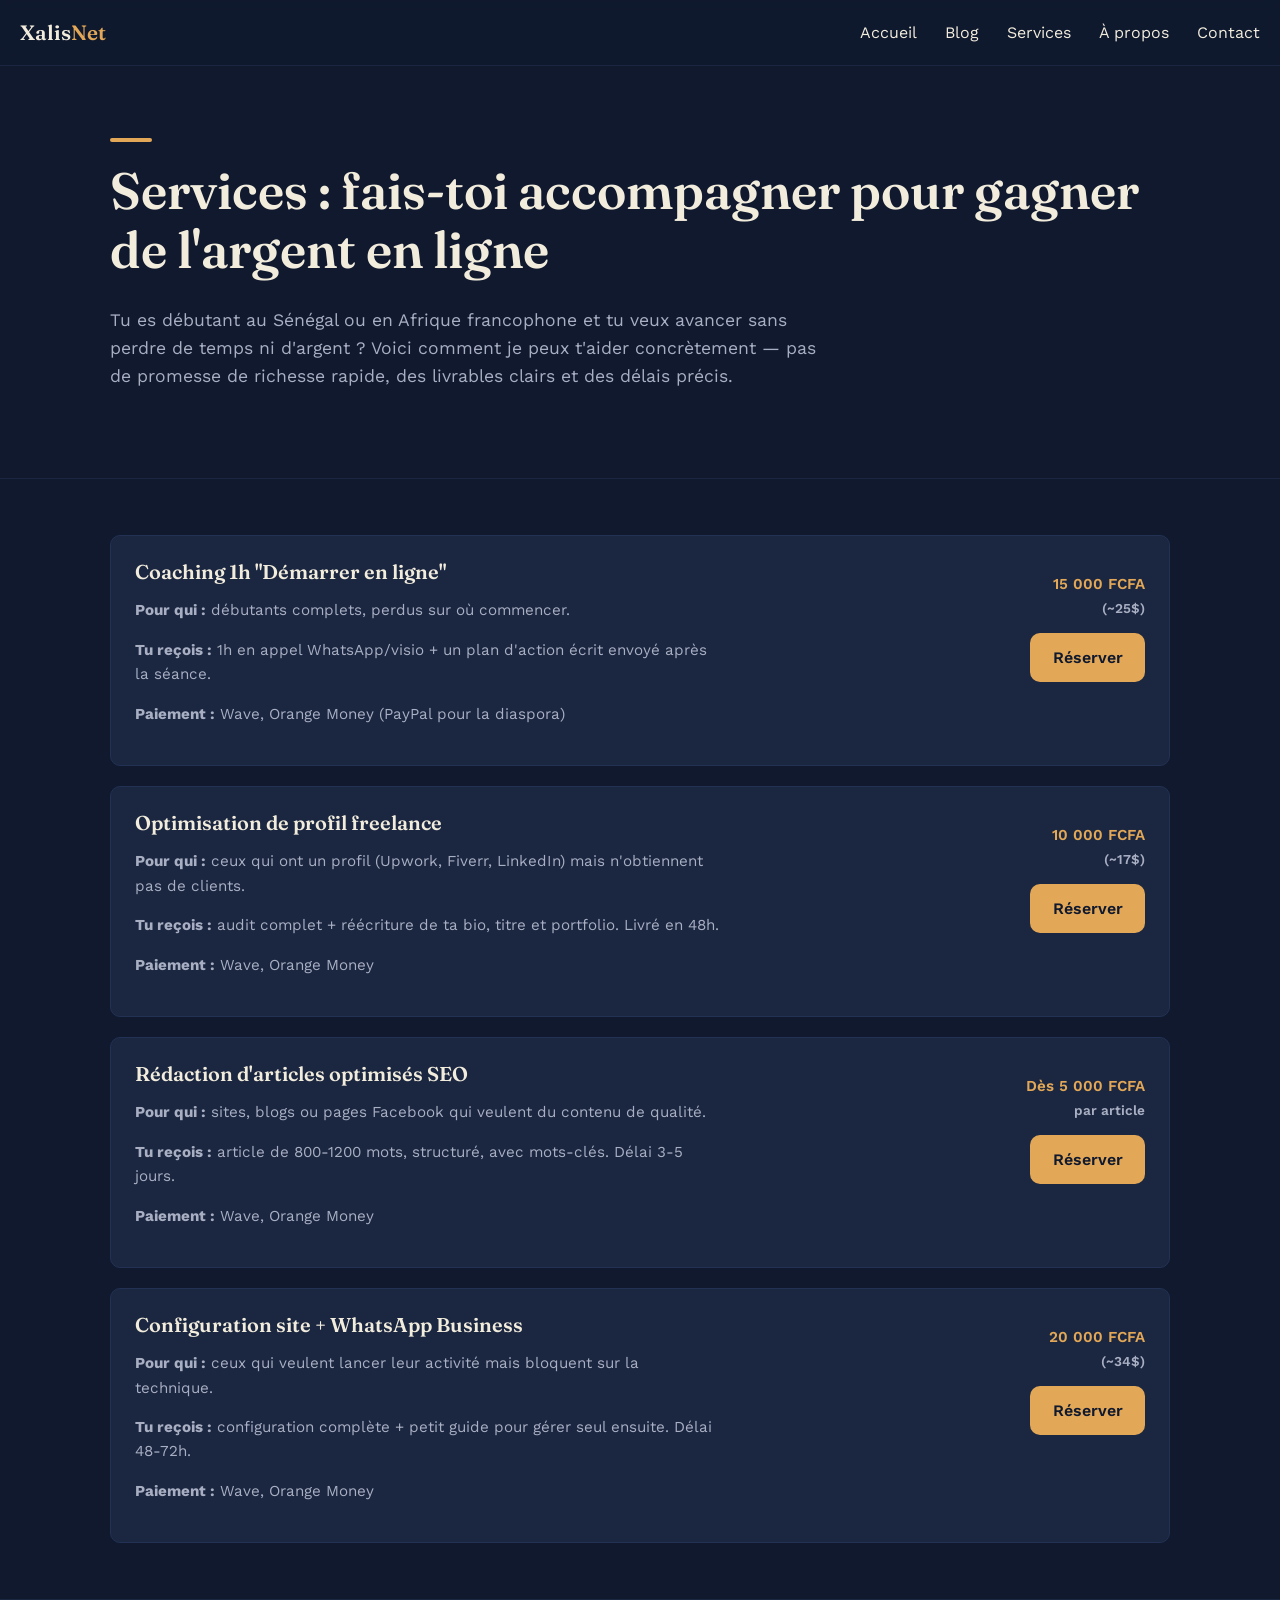
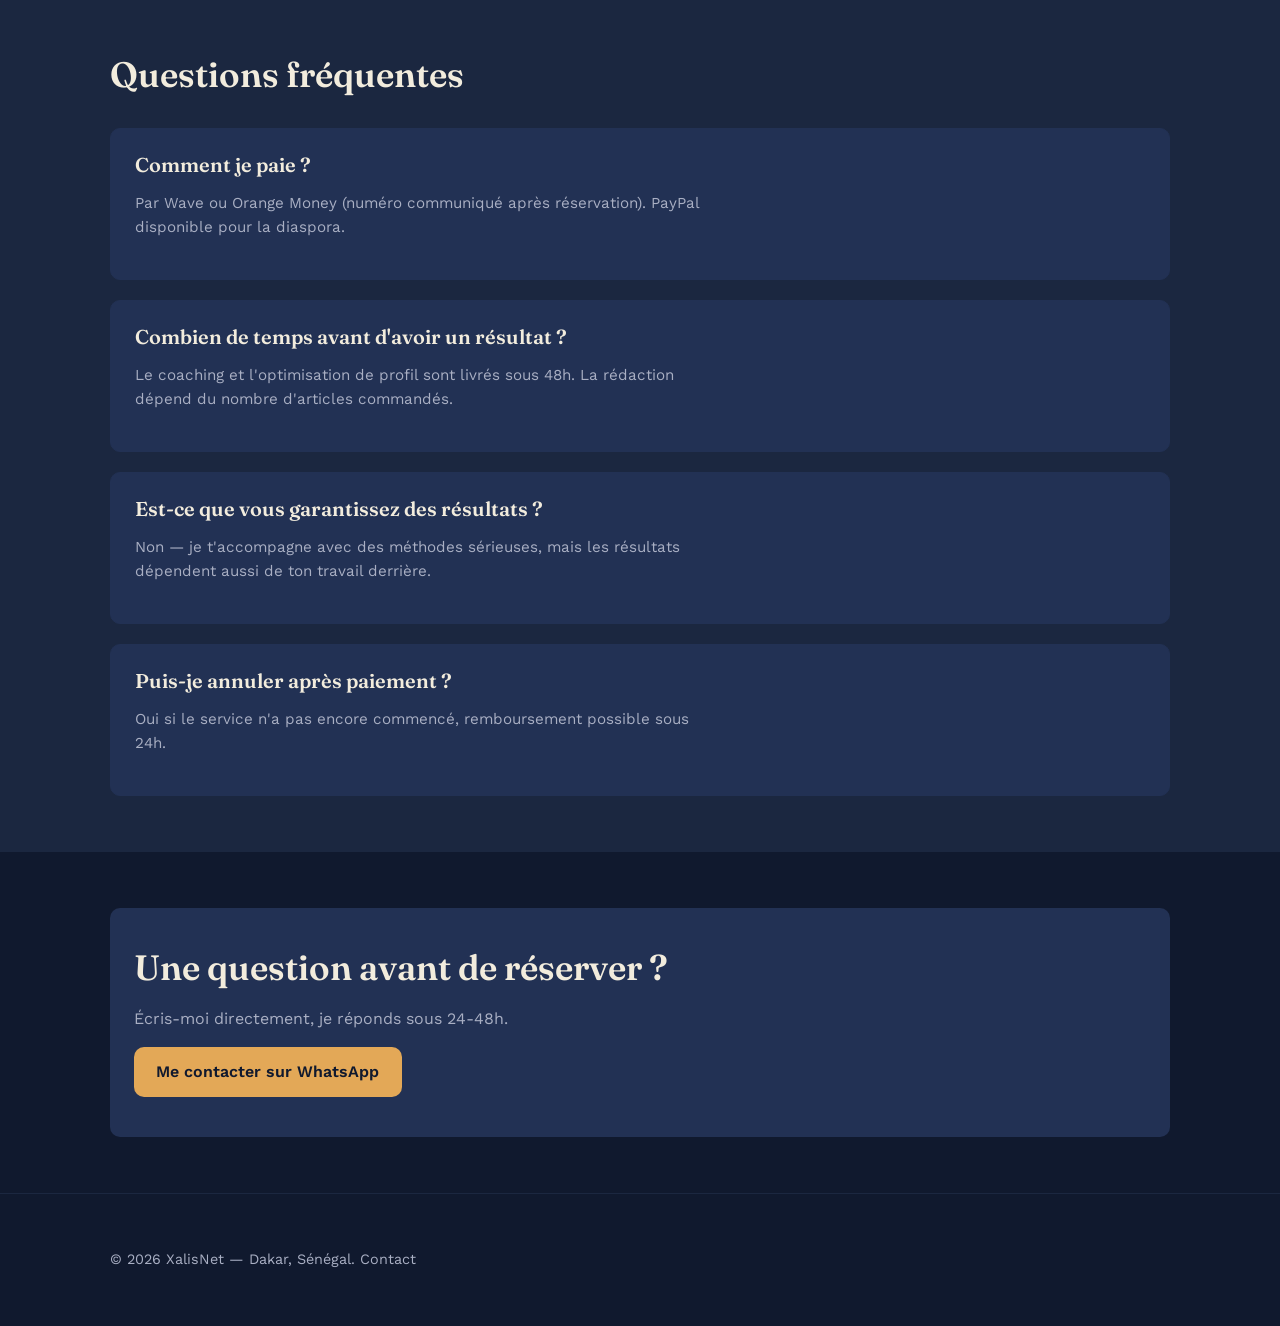
<file: services.html>
<!DOCTYPE html>
<html lang="fr">
<head>
<meta charset="UTF-8">
<meta name="viewport" content="width=device-width, initial-scale=1.0">
<title>Services — XalisNet</title>
<meta name="description" content="Coaching, optimisation de profil freelance, rédaction SEO, configuration WordPress : des services concrets pour démarrer en ligne depuis le Sénégal.">
<link rel="preconnect" href="https://fonts.googleapis.com">
<link href="https://fonts.googleapis.com/css2?family=Fraunces:wght@500;600;700&family=Work+Sans:wght@400;500;600&display=swap" rel="stylesheet">
<link rel="stylesheet" href="css/styles.css">
<meta property="og:url" content="https://bejewelled-cascaron-71524f.netlify.app/services.html">
<link rel="canonical" href="https://bejewelled-cascaron-71524f.netlify.app/services.html">
</head>
<body>

<header class="site-header">
  <div class="nav-wrap">
    <a href="index.html" class="logo">Xalis<span>Net</span></a>
    <button class="nav-toggle" aria-label="Ouvrir le menu" aria-expanded="false">☰ Menu</button>
    <nav>
      <ul class="nav-links">
        <li><a href="index.html">Accueil</a></li>
        <li><a href="blog.html">Blog</a></li>
        <li><a href="services.html">Services</a></li>
        <li><a href="a-propos.html">À propos</a></li>
        <li><a href="contact.html">Contact</a></li>
      </ul>
    </nav>
  </div>
</header>

<main>

  <section class="hero">
    <div class="container">
      <div class="eyebrow-mark"></div>
      <h1>Services : fais-toi accompagner pour gagner de l'argent en ligne</h1>
      <p class="lead">Tu es débutant au Sénégal ou en Afrique francophone et tu veux avancer sans perdre de temps ni d'argent ? Voici comment je peux t'aider concrètement — pas de promesse de richesse rapide, des livrables clairs et des délais précis.</p>
    </div>
  </section>

  <section class="section">
    <div class="container">
      <div class="card-grid" style="grid-template-columns: 1fr;">

        <div class="card" style="display:flex; flex-wrap:wrap; justify-content:space-between; gap:1.5rem; align-items:flex-start;">
          <div style="flex:1; min-width:240px;">
            <h3>Coaching 1h "Démarrer en ligne"</h3>
            <p><strong>Pour qui :</strong> débutants complets, perdus sur où commencer.</p>
            <p><strong>Tu reçois :</strong> 1h en appel WhatsApp/visio + un plan d'action écrit envoyé après la séance.</p>
            <p><strong>Paiement :</strong> Wave, Orange Money (PayPal pour la diaspora)</p>
          </div>
          <div style="text-align:right; min-width:160px;">
            <p class="price">15 000 FCFA<br><span style="font-size:0.85rem; color:var(--color-text-muted);">(~25$)</span></p>
            <a href="contact.html" class="btn btn-primary">Réserver</a>
          </div>
        </div>

        <div class="card" style="display:flex; flex-wrap:wrap; justify-content:space-between; gap:1.5rem; align-items:flex-start;">
          <div style="flex:1; min-width:240px;">
            <h3>Optimisation de profil freelance</h3>
            <p><strong>Pour qui :</strong> ceux qui ont un profil (Upwork, Fiverr, LinkedIn) mais n'obtiennent pas de clients.</p>
            <p><strong>Tu reçois :</strong> audit complet + réécriture de ta bio, titre et portfolio. Livré en 48h.</p>
            <p><strong>Paiement :</strong> Wave, Orange Money</p>
          </div>
          <div style="text-align:right; min-width:160px;">
            <p class="price">10 000 FCFA<br><span style="font-size:0.85rem; color:var(--color-text-muted);">(~17$)</span></p>
            <a href="contact.html" class="btn btn-primary">Réserver</a>
          </div>
        </div>

        <div class="card" style="display:flex; flex-wrap:wrap; justify-content:space-between; gap:1.5rem; align-items:flex-start;">
          <div style="flex:1; min-width:240px;">
            <h3>Rédaction d'articles optimisés SEO</h3>
            <p><strong>Pour qui :</strong> sites, blogs ou pages Facebook qui veulent du contenu de qualité.</p>
            <p><strong>Tu reçois :</strong> article de 800-1200 mots, structuré, avec mots-clés. Délai 3-5 jours.</p>
            <p><strong>Paiement :</strong> Wave, Orange Money</p>
          </div>
          <div style="text-align:right; min-width:160px;">
            <p class="price">Dès 5 000 FCFA<br><span style="font-size:0.85rem; color:var(--color-text-muted);">par article</span></p>
            <a href="contact.html" class="btn btn-primary">Réserver</a>
          </div>
        </div>

        <div class="card" style="display:flex; flex-wrap:wrap; justify-content:space-between; gap:1.5rem; align-items:flex-start;">
          <div style="flex:1; min-width:240px;">
            <h3>Configuration site + WhatsApp Business</h3>
            <p><strong>Pour qui :</strong> ceux qui veulent lancer leur activité mais bloquent sur la technique.</p>
            <p><strong>Tu reçois :</strong> configuration complète + petit guide pour gérer seul ensuite. Délai 48-72h.</p>
            <p><strong>Paiement :</strong> Wave, Orange Money</p>
          </div>
          <div style="text-align:right; min-width:160px;">
            <p class="price">20 000 FCFA<br><span style="font-size:0.85rem; color:var(--color-text-muted);">(~34$)</span></p>
            <a href="contact.html" class="btn btn-primary">Réserver</a>
          </div>
        </div>

      </div>
    </div>
  </section>

  <section class="section section-alt">
    <div class="container">
      <div class="section-head">
        <h2>Questions fréquentes</h2>
      </div>
      <div class="card-grid" style="grid-template-columns: 1fr;">
        <div class="card">
          <h3>Comment je paie ?</h3>
          <p>Par Wave ou Orange Money (numéro communiqué après réservation). PayPal disponible pour la diaspora.</p>
        </div>
        <div class="card">
          <h3>Combien de temps avant d'avoir un résultat ?</h3>
          <p>Le coaching et l'optimisation de profil sont livrés sous 48h. La rédaction dépend du nombre d'articles commandés.</p>
        </div>
        <div class="card">
          <h3>Est-ce que vous garantissez des résultats ?</h3>
          <p>Non — je t'accompagne avec des méthodes sérieuses, mais les résultats dépendent aussi de ton travail derrière.</p>
        </div>
        <div class="card">
          <h3>Puis-je annuler après paiement ?</h3>
          <p>Oui si le service n'a pas encore commencé, remboursement possible sous 24h.</p>
        </div>
      </div>
    </div>
  </section>

  <section class="section">
    <div class="container">
      <div class="cta-block">
        <h2>Une question avant de réserver ?</h2>
        <p>Écris-moi directement, je réponds sous 24-48h.</p>
        <a href="contact.html" class="btn btn-primary">Me contacter sur WhatsApp</a>
      </div>
    </div>
  </section>

</main>

<footer class="site-footer">
  <div class="container">
    <p>&copy; 2026 XalisNet — Dakar, Sénégal. <a href="contact.html">Contact</a></p>
  </div>
</footer>

<script src="js/main.js"></script>
</body>
</html>
</file>
<file: css/styles.css>
/* ===== Design tokens ===== */
:root {
  --color-bg: #10192e;
  --color-surface: #1b2740;
  --color-surface-alt: #223154;
  --color-gold: #e3a857;
  --color-teal: #3fa796;
  --color-text: #f2ecdd;
  --color-text-muted: #a9afc3;
  --font-display: 'Fraunces', serif;
  --font-body: 'Work Sans', sans-serif;
  --radius: 10px;
  --max-width: 1100px;
}

* { box-sizing: border-box; }

html { scroll-behavior: smooth; }

body {
  margin: 0;
  background: var(--color-bg);
  color: var(--color-text);
  font-family: var(--font-body);
  line-height: 1.6;
  -webkit-font-smoothing: antialiased;
}

h1, h2, h3 {
  font-family: var(--font-display);
  line-height: 1.15;
  margin: 0 0 0.5em;
  font-weight: 600;
}

h1 { font-size: clamp(2rem, 6vw, 3.2rem); }
h2 { font-size: clamp(1.5rem, 4vw, 2.2rem); }
h3 { font-size: 1.25rem; }

p { color: var(--color-text-muted); max-width: 65ch; }

a { color: var(--color-gold); text-decoration: none; }
a:hover { text-decoration: underline; }
a:focus-visible, button:focus-visible { outline: 2px solid var(--color-teal); outline-offset: 3px; }

.container {
  max-width: var(--max-width);
  margin: 0 auto;
  padding: 0 1.25rem;
}

/* ===== Header ===== */
.site-header {
  position: sticky;
  top: 0;
  background: rgba(16, 25, 46, 0.92);
  backdrop-filter: blur(6px);
  border-bottom: 1px solid var(--color-surface);
  z-index: 50;
}

.nav-wrap {
  display: flex;
  align-items: center;
  justify-content: space-between;
  padding: 1rem 1.25rem;
}

.logo {
  font-family: var(--font-display);
  font-size: 1.3rem;
  color: var(--color-text);
  font-weight: 600;
}
.logo span { color: var(--color-gold); }

.nav-links {
  display: none;
  list-style: none;
  gap: 1.75rem;
  margin: 0;
  padding: 0;
}
.nav-links a { color: var(--color-text); }

.nav-toggle {
  background: none;
  border: 1px solid var(--color-surface-alt);
  border-radius: var(--radius);
  color: var(--color-text);
  padding: 0.5rem 0.75rem;
  font-size: 1rem;
  cursor: pointer;
}

@media (min-width: 800px) {
  .nav-toggle { display: none; }
  .nav-links { display: flex; }
}

.nav-links.open {
  display: flex;
  flex-direction: column;
  position: absolute;
  top: 100%;
  left: 0;
  right: 0;
  background: var(--color-surface);
  padding: 1rem 1.25rem 1.5rem;
  gap: 1rem;
}

/* ===== Buttons ===== */
.btn {
  display: inline-block;
  padding: 0.75rem 1.4rem;
  border-radius: var(--radius);
  font-weight: 600;
  font-family: var(--font-body);
  cursor: pointer;
  border: none;
}
.btn-primary { background: var(--color-gold); color: var(--color-bg); }
.btn-primary:hover { background: #f0b96a; text-decoration: none; }
.btn-ghost { background: transparent; border: 1px solid var(--color-surface-alt); color: var(--color-text); }
.btn-ghost:hover { border-color: var(--color-teal); text-decoration: none; }

/* ===== Hero ===== */
.hero {
  padding: 4.5rem 0 3.5rem;
  border-bottom: 1px solid var(--color-surface);
}
.hero .eyebrow-mark {
  width: 42px;
  height: 4px;
  background: var(--color-gold);
  border-radius: 2px;
  margin-bottom: 1.25rem;
}
.hero p.lead {
  font-size: 1.1rem;
  margin-bottom: 2rem;
}
.hero-ctas { display: flex; gap: 1rem; flex-wrap: wrap; }

/* ===== Sections ===== */
.section { padding: 3.5rem 0; }
.section-alt { background: var(--color-surface); }
.section-head { margin-bottom: 2rem; }

.card-grid {
  display: grid;
  grid-template-columns: 1fr;
  gap: 1.25rem;
}
@media (min-width: 700px) {
  .card-grid { grid-template-columns: repeat(3, 1fr); }
}

.card {
  background: var(--color-surface);
  border: 1px solid var(--color-surface-alt);
  border-radius: var(--radius);
  padding: 1.5rem;
}
.section-alt .card { background: var(--color-surface-alt); }

.card h3 { margin-bottom: 0.5rem; }
.card p { color: var(--color-text-muted); font-size: 0.95rem; }
.card .price { color: var(--color-gold); font-weight: 600; margin: 0.75rem 0; }

.trust-list {
  list-style: none;
  margin: 0;
  padding: 0;
  display: grid;
  gap: 1rem;
}
.trust-list li {
  display: flex;
  gap: 0.75rem;
  align-items: flex-start;
  color: var(--color-text);
}
.trust-list .mark { color: var(--color-teal); font-weight: 700; }

/* ===== Newsletter CTA ===== */
.cta-block {
  background: var(--color-surface-alt);
  border-radius: var(--radius);
  padding: 2.5rem 1.5rem;
  text-align: left;
}

/* ===== Footer ===== */
.site-footer {
  border-top: 1px solid var(--color-surface);
  padding: 2.5rem 0;
  color: var(--color-text-muted);
  font-size: 0.9rem;
}
.site-footer a { color: var(--color-text-muted); }
/* ===== Blog & Articles ===== */
.category-block { margin-bottom: 2.5rem; }
.category-block h3 {
  color: var(--color-gold);
  font-family: var(--font-body);
  font-weight: 600;
  font-size: 1rem;
  margin-bottom: 1rem;
}
.article-list { list-style: none; margin: 0; padding: 0; display: grid; gap: 0.75rem; }
.article-list li {
  border-bottom: 1px solid var(--color-surface-alt);
  padding-bottom: 0.75rem;
}
.article-list a { color: var(--color-text); font-weight: 500; }
.article-list .soon { color: var(--color-text-muted); font-weight: 400; }

.breadcrumb { color: var(--color-text-muted); font-size: 0.9rem; margin-bottom: 1.5rem; }
.breadcrumb a { color: var(--color-text-muted); }

.article-body { max-width: 68ch; }
.article-body h2 { margin-top: 2.5rem; }
.article-body h3 { margin-top: 1.75rem; color: var(--color-gold); font-size: 1.1rem; }
.article-body p { color: var(--color-text); max-width: 68ch; margin-bottom: 1.1rem; }
.article-body ul { color: var(--color-text); padding-left: 1.2rem; }
.article-body ul li { margin-bottom: 0.5rem; }
.article-meta { color: var(--color-text-muted); font-size: 0.9rem; margin-bottom: 2rem; }
.affiliate-note {
  background: var(--color-surface);
  border-left: 3px solid var(--color-gold);
  padding: 1rem 1.25rem;
  border-radius: 4px;
  font-size: 0.95rem;
  margin: 2rem 0;
}
</file>
